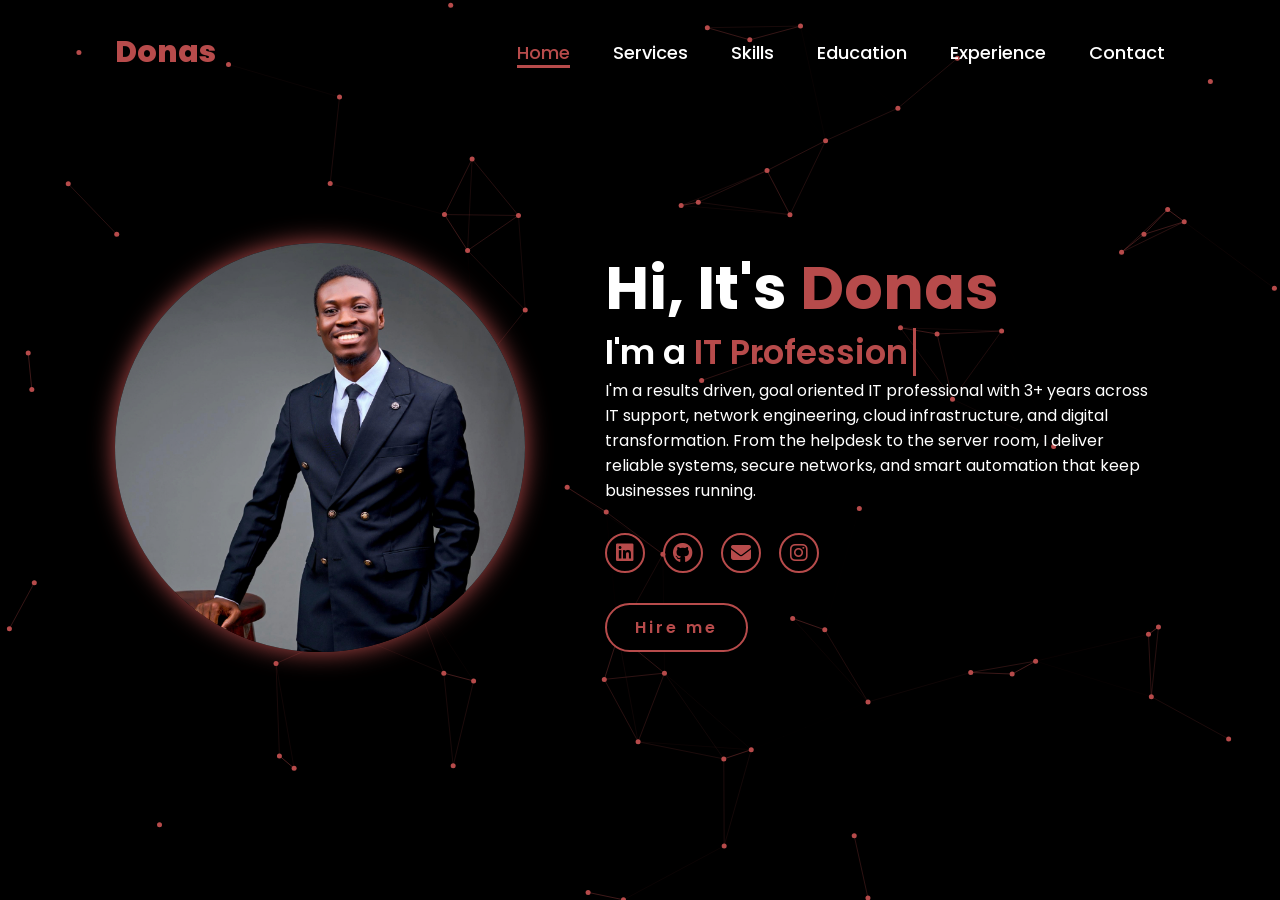
<file: index.html>
<!DOCTYPE html>
<html lang="en">
    
<head>
    <meta charset="UTF-8">
    <meta name="viewport" content="width=device-width, initial-scale=1.0">
    <meta name="author" content="Donas Dominion">
    <meta name="description content="My Portfolio Website with HTML,CSS & Javascript">
    <link rel="stylesheet" href="https://cdnjs.cloudflare.com/ajax/libs/font-awesome/6.5.2/css/all.min.css">
    <link rel="stylesheet" href="css/styles.css">
    <title>Donas Portfolio</title>
    <link rel="icon" href="img/hero.jpg" type="image/x-icon">
</head>
<body>
    <canvas id="particle-canvas"></canvas>
    <header>
        <a href="#" class="logo">Donas</a>
        <button class="menu-toggle" id="menuToggle" aria-label="Menu">
            <i class="fa-solid fa-bars"></i>
        </button>

        <nav id="mainNav">
            <a href="#" class="active"> Home</a>
            <a href="services.html">Services</a>
            <a href="skills.html">Skills</a>
            <a href="education.html">Education</a>
            <a href="experience.html">Experience</a>
            <a href="contact.html">Contact</a>
        </nav>
    </header>
    <section class="home">
        <div class="home-img">
            <img src="img/donas-img.jpg" alt="">
        </div>
        <div class="home-content">
            <h1>Hi, It's <span>Donas</span></h1>
            <h2 class="typing-text">I'm a <span class="typing"></span></h2>
            <p> I'm a results driven,  goal oriented IT professional with 3+ years across IT support,
                network engineering, cloud infrastructure, and digital transformation.
                From the helpdesk to the server room, I deliver reliable systems,
                secure networks, and smart automation that keep businesses running.</p>
            <div class="social-icons">
                <a href="https://linkedin.com/in/dominion-donas-802b39196" target="_blank"><i class="fa-brands fa-linkedin"></i></a>
                <a href="https://github.com/Donasub" target="_blank"><i class="fa-brands fa-github"></i></a>
                <a href="mailto:donasdominion@gmail.com" target="_blank"><i class="fa-solid fa-envelope"></i></a>
                <a href="https://www.instagram.com/dominiondonas/" target="_blank"><i class="fa-brands fa-instagram"></i></a>
            </div>
            <a href="contact.html" class="btn">Hire me</a>
        </div>
    </section>
    
<!-- JAVASCRIPT -->
    <script>
        const typingText = document.querySelector('.typing');
        const words = [
            'IT Professional',
            'Web Developer',
            'Network Engineer',
            'Cloud Engineer',
            'Cybersecurity Analyst'
        ];

        let wordIndex = 0;
        let charIndex = 0;
        let isDeleting = false;
        let typingDelay = 100;
        let erasingDelay = 50;
        let newWordDelay = 2000;

        function typeEffect() {
            const currentWord = words[wordIndex];
            
            if (isDeleting) {
                typingText.textContent = currentWord.substring(0, charIndex - 1);
                charIndex--;
            } else {
                typingText.textContent = currentWord.substring(0, charIndex + 1);
                charIndex++;
            }

            let delay = isDeleting ? erasingDelay : typingDelay;

            if (!isDeleting && charIndex === currentWord.length) {
                delay = newWordDelay;
                isDeleting = true;
            } else if (isDeleting && charIndex === 0) {
                isDeleting = false;
                wordIndex = (wordIndex + 1) % words.length;
                delay = 500;
            }

            setTimeout(typeEffect, delay);
        }

        document.addEventListener('DOMContentLoaded', typeEffect);
    </script>
    <script src="js/particles.js"></script>
    <script src="js/menu.js"></script> 
</body>
</html>
</file>
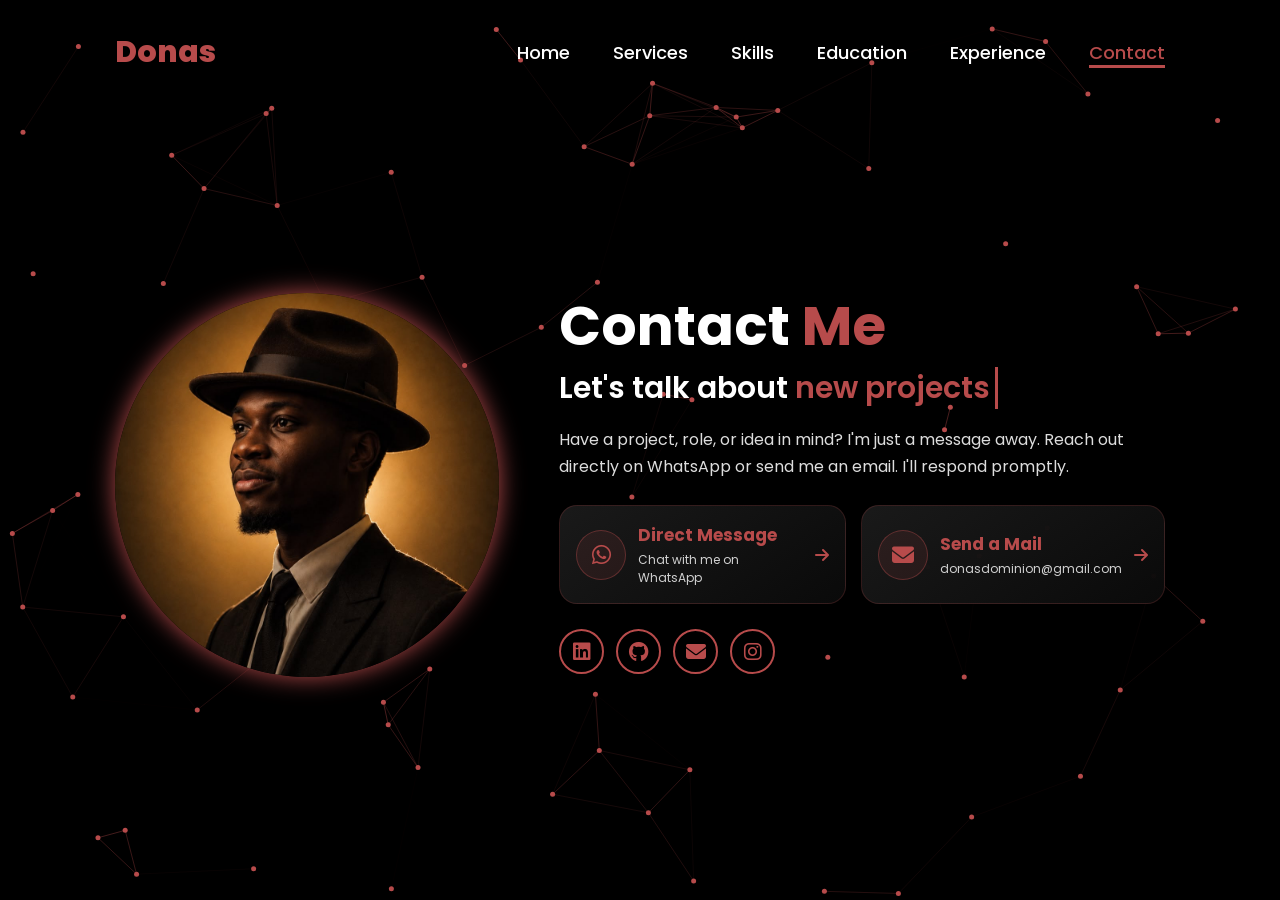
<file: contact.html>
<!DOCTYPE html>
<html lang="en">
<head>
    <meta charset="UTF-8">
    <meta name="viewport" content="width=device-width, initial-scale=1.0">
    <link rel="stylesheet" href="https://cdnjs.cloudflare.com/ajax/libs/font-awesome/6.5.2/css/all.min.css">
    <link rel="stylesheet" href="css/styles.css">
    <title>Contact</title>
</head>
<body>
    <canvas id="particle-canvas"></canvas>
    <header>
        <a href="index.html" class="logo">Donas</a>
         <button class="menu-toggle" id="menuToggle" aria-label="Menu">
            <i class="fa-solid fa-bars"></i>
        </button>
        <nav id="mainNav">
            <a href="index.html">Home</a>
            <a href="services.html">Services</a>
            <a href="skills.html">Skills</a>
            <a href="education.html">Education</a>
            <a href="experience.html">Experience</a>
            <a href="contact.html" class="active">Contact</a>
        </nav>
    </header>

    <section class="contact-page">
        <div class="contact-img">
            <img src="img/hero.jpeg" alt="Donas">
        </div>

        <div class="contact-content">
            <h1>Contact <span>Me</span></h1>

            <div class="contact-typing">
                Let's talk about <span class="typing"></span>
            </div>

            <p class="contact-desc">
                Have a project, role, or idea in mind? I'm just a message away.
                Reach out directly on WhatsApp or send me an email. I'll respond promptly.
            </p>

            <div class="contact-cards">
                <a href="https://wa.me/2349061722497" target="_blank" class="contact-card">
                    <div class="contact-icon whatsapp">
                        <i class="fa-brands fa-whatsapp"></i>
                    </div>
                    <div class="contact-info">
                        <h3 class="dm">Direct Message</h3>
                        <p>Chat with me on WhatsApp</p>
                    </div>
                    <i class="fa-solid fa-arrow-right arrow"></i>
                </a>

                <a href="mailto:donasdominion@gmail.com" class="contact-card">
                    <div class="contact-icon mail">
                        <i class="fa-solid fa-envelope"></i>
                    </div>
                    <div class="contact-info">
                        <h3 class="dm">Send a Mail</h3>
                        <p>donasdominion@gmail.com</p>
                    </div>
                    <i class="fa-solid fa-arrow-right arrow"></i>
                </a>
            </div>

            <div class="social-icons contact-social">
                <a href="https://linkedin.com/in/dominion-donas-802b39196" target="_blank"><i class="fa-brands fa-linkedin"></i></a>
                <a href="https://github.com/Donasub" target="_blank"><i class="fa-brands fa-github"></i></a>
                <a href="mailto:donasdominion@gmail.com" target="_blank"><i class="fa-solid fa-envelope"></i></a>
                <a href="https://www.instagram.com/dominiondonas/" target="_blank"><i class="fa-brands fa-instagram"></i></a>
            </div>
        </div>
    </section>

    <script>
        const typingText = document.querySelector(".typing");
        const words = ["new projects", "opportunities", "collaboration", "your ideas"];
        let wi = 0, ci = 0, del = false;

        function type() {
            const w = words[wi];
            typingText.textContent = del ? w.substring(0, ci - 1) : w.substring(0, ci + 1);
            ci += del ? -1 : 1;
            let d = del ? 50 : 100;
            if (!del && ci === w.length) { d = 1300; del = true; }
            else if (del && ci === 0) { del = false; wi = (wi + 1) % words.length; d = 400; }
            setTimeout(type, d);
        }
        type();
    </script>
    <script src="js/particles.js"></script>
    <script src="js/menu.js"></script> 
</body>
</html>
</file>
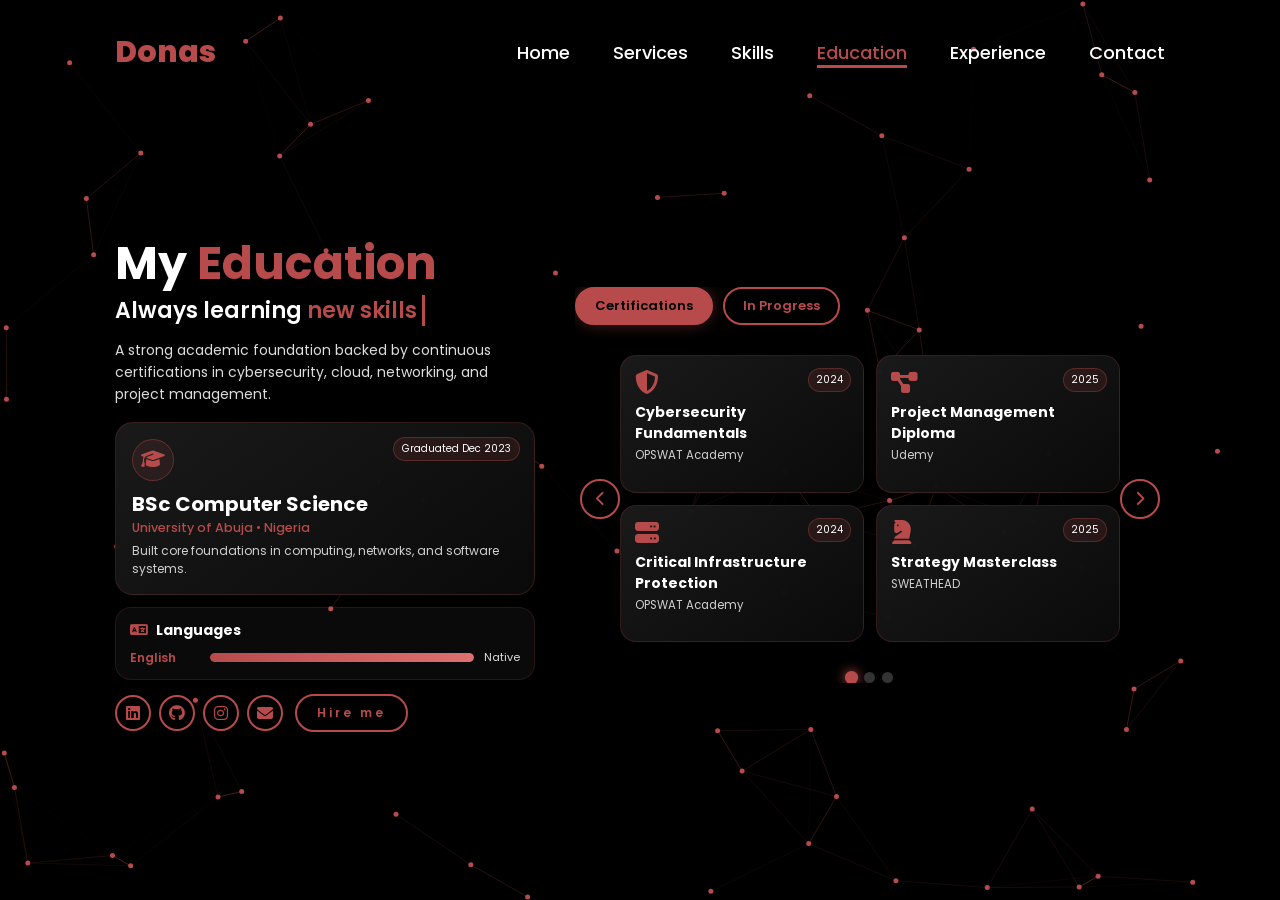
<file: education.html>
<!DOCTYPE html>
<html lang="en">
<head>
    <meta charset="UTF-8">
    <meta name="viewport" content="width=device-width, initial-scale=1.0">
    <link rel="stylesheet" href="https://cdnjs.cloudflare.com/ajax/libs/font-awesome/6.5.2/css/all.min.css">
    <link rel="stylesheet" href="css/styles.css">
    <title>Education</title>
</head>
<body>
    <canvas id="particle-canvas"></canvas>
    <header>
        <a href="index.html" class="logo">Donas</a>
         <button class="menu-toggle" id="menuToggle" aria-label="Menu">
            <i class="fa-solid fa-bars"></i>
        </button>
        <nav id="mainNav">
            <a href="index.html">Home</a>
            <a href="services.html">Services</a>
            <a href="skills.html">Skills</a>
            <a href="education.html" class="active">Education</a>
            <a href="experience.html">Experience</a>
            <a href="#">Contact</a>
        </nav>
    </header>

    <section class="edu-page">
        <!-- LEFT -->
        <div class="edu-left">
            <h1>My <span>Education</span></h1>
            <div class="edu-typing">Always learning <span class="typing"></span></div>

            <p class="edu-desc">
                A strong academic foundation backed by continuous certifications in
                cybersecurity, cloud, networking, and project management.
            </p>

            <!-- Degree Card -->
            <div class="degree-card">
                <div class="degree-icon"><i class="fa-solid fa-graduation-cap"></i></div>
                <span class="degree-date">Graduated Dec 2023</span>
                <h2>BSc Computer Science</h2>
                <h4>University of Abuja • Nigeria</h4>
                <p>Built core foundations in computing, networks, and software systems.</p>
            </div>

            <!-- Languages -->
            <div class="languages-card">
                <h3><i class="fa-solid fa-language"></i> Languages</h3>
                <div class="lang-row">
                    <span class="lang-name">English</span>
                    <div class="lang-bar"><div class="lang-fill" style="width:100%"></div></div>
                    <span class="lang-level">Native</span>
                </div>
            </div>

            <div class="edu-actions">
                <div class="social-icons edu-social">
                    <a href="https://linkedin.com/in/dominion-donas-802b39196" target="_blank"><i class="fa-brands fa-linkedin"></i></a>
                    <a href="https://github.com/Donasub" target="_blank"><i class="fa-brands fa-github"></i></a>
                    <a href="https://www.instagram.com/dominiondonas/" target="_blank"><i class="fa-brands fa-instagram"></i></a>
                    <a href="mailto:donasdominion@gmail.com" target="_blank"><i class="fa-solid fa-envelope"></i></a>
                </div>
                <a href="contact.html" class="btn">Hire me</a>
            </div>
        </div>

        <!-- RIGHT -->
        <div class="edu-right">
            <div class="edu-tabs">
                <button class="etab-btn active" data-tab="certs">Certifications</button>
                <button class="etab-btn" data-tab="progress">In Progress</button>
            </div>

            <!-- CERTIFICATIONS SLIDER -->
            <div class="epanel active" id="certs">
                <div class="edu-slider">
                    <button class="edu-arrow prev"><i class="fa-solid fa-chevron-left"></i></button>

                    <div class="edu-viewport">
                        <div class="edu-track">

                            <!-- Slide 1 -->
                            <div class="edu-slide">
                                <div class="cert-card">
                                    <i class="fa-solid fa-shield-halved"></i>
                                    <h3>Cybersecurity Fundamentals</h3>
                                    <p>OPSWAT Academy</p>
                                    <span class="year">2024</span>
                                </div>
                                <div class="cert-card">
                                    <i class="fa-solid fa-diagram-project"></i>
                                    <h3>Project Management Diploma</h3>
                                    <p>Udemy</p>
                                    <span class="year">2025</span>
                                </div>
                                <div class="cert-card">
                                    <i class="fa-solid fa-server"></i>
                                    <h3>Critical Infrastructure Protection</h3>
                                    <p>OPSWAT Academy</p>
                                    <span class="year">2024</span>
                                </div>
                                <div class="cert-card">
                                    <i class="fa-solid fa-chess-knight"></i>
                                    <h3>Strategy Masterclass</h3>
                                    <p>SWEATHEAD</p>
                                    <span class="year">2025</span>
                                </div>
                            </div>

                            <!-- Slide 2 -->
                            <div class="edu-slide">
                                <div class="cert-card">
                                    <i class="fa-solid fa-cloud"></i>
                                    <h3>Intro to Cloud Security</h3>
                                    <p>Simplilearn</p>
                                    <span class="year">2025</span>
                                </div>
                                <div class="cert-card">
                                    <i class="fa-solid fa-globe"></i>
                                    <h3>International Leadership</h3>
                                    <p>La Plage Metaverse</p>
                                    <span class="year">2024</span>
                                </div>
                                <div class="cert-card">
                                    <i class="fa-solid fa-network-wired"></i>
                                    <h3>Intro to Computer Networking</h3>
                                    <p>Simplilearn</p>
                                    <span class="year">2025</span>
                                </div>
                                <div class="cert-card">
                                    <i class="fa-solid fa-code"></i>
                                    <h3>Web Design & Development</h3>
                                    <p>Bizmarrow Technologies</p>
                                    <span class="year">2019</span>
                                </div>
                            </div>

                            <!-- Slide 3 -->
                            <div class="edu-slide">
                                <div class="cert-card">
                                    <i class="fa-solid fa-brain"></i>
                                    <h3>Intro to Neural Networks</h3>
                                    <p>Simplilearn</p>
                                    <span class="year">2025</span>
                                </div>
                                <div class="cert-card">
                                    <i class="fa-solid fa-cloud-arrow-up"></i>
                                    <h3>Cloud Strategy Professional</h3>
                                    <p>LinkedIn</p>
                                    <span class="year">2026</span>
                                </div>
                                <div class="cert-card">
                                    <i class="fa-brands fa-linkedin"></i>
                                    <h3>Cloud Strategy Professional Certificate</h3>
                                    <p>LinkedIn Learning</p>
                                    <span class="year">2026</span>
                                </div>
                                <div class="cert-card">
                                    <i class="fa-solid fa-server"></i>
                                    <h3>IT Infrastructure Fundamentals</h3>
                                    <p>Network & Server Administration</p>
                                    <span class="year">2025</span>
                                </div>
                            </div>

                        </div>
                    </div>

                    <button class="edu-arrow next"><i class="fa-solid fa-chevron-right"></i></button>
                </div>
            </div>

            <!-- IN PROGRESS -->
            <div class="epanel" id="progress">
                <div class="progress-wrap">
                    <h3 class="progress-title">Certifications In Progress</h3>

                    <div class="progress-cards">
                        <div class="progress-card">
                            <i class="fa-solid fa-screwdriver-wrench"></i>
                            <h4>CompTIA A+</h4>
                            <div class="prog-bar"><div class="prog-fill" style="width:60%"></div></div>
                            <span>In Progress</span>
                        </div>

                        <div class="progress-card">
                            <i class="fa-solid fa-network-wired"></i>
                            <h4>CompTIA Network+</h4>
                            <div class="prog-bar"><div class="prog-fill" style="width:45%"></div></div>
                            <span>In Progress</span>
                        </div>

                        <div class="progress-card">
                            <i class="fa-brands fa-microsoft"></i>
                            <h4>Azure Admin (AZ-104)</h4>
                            <div class="prog-bar"><div class="prog-fill" style="width:40%"></div></div>
                            <span>In Progress</span>
                        </div>
                    </div>
                </div>
            </div>

            <div class="edu-dots"></div>
        </div>
    </section>

    <script>
        // Typing
        const typingText = document.querySelector(".typing");
        const words = ["new skills", "smart solutions", "emerging tech", "Security innovations "];
        let wi = 0, ci = 0, del = false, t;
        function type() {
            const w = words[wi];
            typingText.textContent = del ? w.substring(0, ci - 1) : w.substring(0, ci + 1);
            ci += del ? -1 : 1;
            let d = del ? 50 : 100;
            if (!del && ci === w.length) { d = 1200; del = true; }
            else if (del && ci === 0) { del = false; wi = (wi + 1) % words.length; d = 400; }
            t = setTimeout(type, d);
        }
        type();

        // Tabs
        const tabBtns = document.querySelectorAll(".etab-btn");
        const panels = document.querySelectorAll(".epanel");
        tabBtns.forEach(btn => {
            btn.addEventListener("click", () => {
                tabBtns.forEach(b => b.classList.remove("active"));
                panels.forEach(p => p.classList.remove("active"));
                btn.classList.add("active");
                document.getElementById(btn.dataset.tab).classList.add("active");
                initDots();
            });
        });

        // Slider
        const dotsWrap = document.querySelector(".edu-dots");

        function renderDots(count, active, panel) {
            if (!panel.classList.contains("active")) return;
            dotsWrap.innerHTML = "";
            for (let i = 0; i < count; i++) {
                const dot = document.createElement("span");
                dot.className = "edot" + (i === active ? " active" : "");
                dot.addEventListener("click", () => panel._goTo(i));
                dotsWrap.appendChild(dot);
            }
        }

        function setupSlider(panel) {
            const track = panel.querySelector(".edu-track");
            const slides = panel.querySelectorAll(".edu-slide");
            const prev = panel.querySelector(".prev");
            const next = panel.querySelector(".next");

            if (!track || slides.length === 0) {
                panel._count = 0;
                panel._index = () => 0;
                return;
            }

            let index = 0;
            function update() {
                track.style.transform = `translateX(-${index * 100}%)`;
                renderDots(slides.length, index, panel);
            }
            prev.addEventListener("click", () => {
                index = (index - 1 + slides.length) % slides.length; update();
            });
            next.addEventListener("click", () => {
                index = (index + 1) % slides.length; update();
            });

            panel._goTo = i => { index = i; update(); };
            panel._count = slides.length;
            panel._index = () => index;
            update();
        }

        function initDots() {
            const active = document.querySelector(".epanel.active");
            if (active._count > 0) {
                renderDots(active._count, active._index(), active);
            } else {
                dotsWrap.innerHTML = "";
            }
        }

        panels.forEach(setupSlider);
        initDots();
    </script>
    <script src="js/particles.js"></script>
    <script src="js/menu.js"></script> 
</body>
</html>
</file>
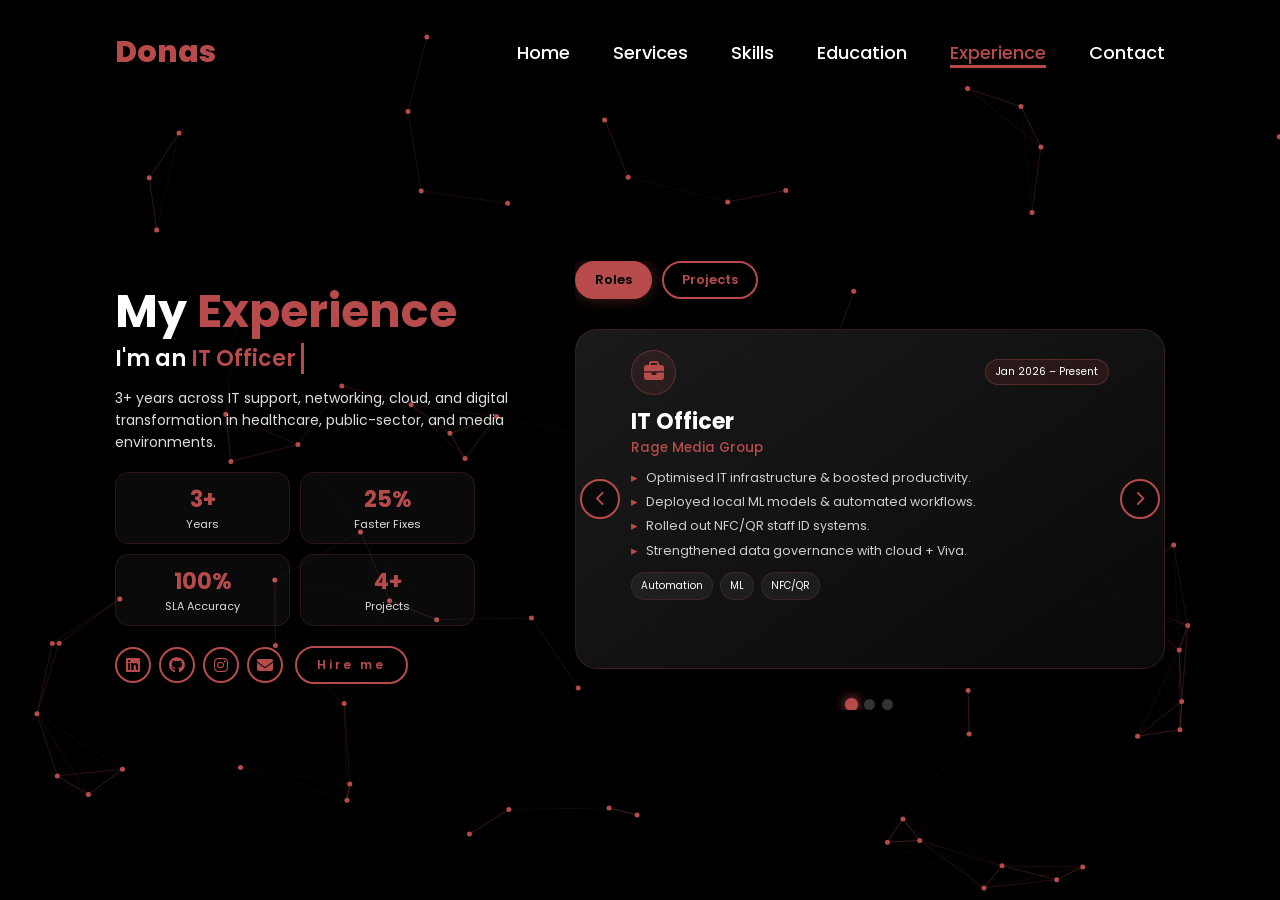
<file: experience.html>
<!DOCTYPE html>
<html lang="en">
<head>
    <meta charset="UTF-8">
    <meta name="viewport" content="width=device-width, initial-scale=1.0">
    <link rel="stylesheet" href="https://cdnjs.cloudflare.com/ajax/libs/font-awesome/6.5.2/css/all.min.css">
    <link rel="stylesheet" href="css/styles.css">
    <title>Experience</title>
</head>
<body>
    <canvas id="particle-canvas"></canvas>
    <header>
        <a href="index.html" class="logo">Donas</a>
         <button class="menu-toggle" id="menuToggle" aria-label="Menu">
            <i class="fa-solid fa-bars"></i>
        </button>
        <nav id="mainNav">
            <a href="index.html">Home</a>
            <a href="services.html">Services</a>
            <a href="skills.html">Skills</a>
            <a href="education.html">Education</a>
            <a href="experience.html" class="active">Experience</a>
            <a href="contact.html">Contact</a>
        </nav>
    </header>

    <section class="exp-page">
        <!-- LEFT: Info + Stats + Actions -->
        <div class="exp-left">
            <h1>My <span>Experience</span></h1>
            <div class="exp-typing">I'm an <span class="typing"></span></div>

            <p class="exp-desc">
                3+ years across IT support, networking, cloud, and digital transformation
                in healthcare, public-sector, and media environments.
            </p>

            <div class="exp-stats">
                <div class="exp-stat"><h3>3+</h3><p>Years</p></div>
                <div class="exp-stat"><h3>25%</h3><p>Faster Fixes</p></div>
                <div class="exp-stat"><h3>100%</h3><p>SLA Accuracy</p></div>
                <div class="exp-stat"><h3>4+</h3><p>Projects</p></div>
            </div>

            <div class="exp-actions">
                <div class="social-icons exp-social">
                    <a href="https://linkedin.com/in/dominion-donas-802b39196" target="_blank"><i class="fa-brands fa-linkedin"></i></a>
                    <a href="https://github.com/Donasub" target="_blank"><i class="fa-brands fa-github"></i></a>
                    <a href="https://www.instagram.com/dominiondonas/" target="_blank"><i class="fa-brands fa-instagram"></i></a>
                    <a href="mailto:donasdominion@gmail.com" target="_blank"><i class="fa-solid fa-envelope"></i></a>
                </div>
                <a href="contact.html" class="btn">Hire me</a>
            </div>
        </div>

        <!-- RIGHT: Sliders -->
        <div class="exp-right">
            <!-- Tabs -->
            <div class="exp-tabs">
                <button class="tab-btn active" data-tab="jobs">Roles</button>
                <button class="tab-btn" data-tab="projects">Projects</button>
            </div>

            <!-- JOBS SLIDER -->
            <div class="slider-panel active" id="jobs">
                <div class="exp-slider">
                    <button class="exp-arrow prev"><i class="fa-solid fa-chevron-left"></i></button>

                    <div class="exp-viewport">
                        <div class="exp-track">
                            <div class="exp-card">
                                <div class="card-top">
                                    <div class="card-icon"><i class="fa-solid fa-briefcase"></i></div>
                                    <span class="card-date">Jan 2026 – Present</span>
                                </div>
                                <h2>IT Officer</h2>
                                <h4>Rage Media Group</h4>
                                <ul>
                                    <li>Optimised IT infrastructure & boosted productivity.</li>
                                    <li>Deployed local ML models & automated workflows.</li>
                                    <li>Rolled out NFC/QR staff ID systems.</li>
                                    <li>Strengthened data governance with cloud + Viva.</li>
                                </ul>
                                <div class="card-tags">
                                    <span>Automation</span><span>ML</span><span>NFC/QR</span>
                                </div>
                            </div>

                            <div class="exp-card">
                                <div class="card-top">
                                    <div class="card-icon"><i class="fa-solid fa-headset"></i></div>
                                    <span class="card-date">Mar 2024 – Dec 2025</span>
                                </div>
                                <h2>IT Support Engineer</h2>
                                <h4>Innovastra (Healthcare)</h4>
                                <ul>
                                    <li>15% service improvement via DNS/DHCP fixes.</li>
                                    <li>Tier 1–2 support across multiple hospitals.</li>
                                    <li>Managed AD accounts, GPOs & access control.</li>
                                    <li>100% SLA accuracy using Jira & ITIL.</li>
                                </ul>
                                <div class="card-tags">
                                    <span>Tier 1 & 2</span><span>AD</span><span>Jira/ITIL</span>
                                </div>
                            </div>

                            <div class="exp-card">
                                <div class="card-top">
                                    <div class="card-icon"><i class="fa-solid fa-network-wired"></i></div>
                                    <span class="card-date">May 2021 – Apr 2022</span>
                                </div>
                                <h2>Network Engineer</h2>
                                <h4>Citizenship & Leadership Centre</h4>
                                <ul>
                                    <li>10% network performance gain (LAN/WAN).</li>
                                    <li>5% downtime reduction via monitoring.</li>
                                    <li>Configured routers, switches & firewalls.</li>
                                    <li>Secured DNS traffic & access controls.</li>
                                </ul>
                                <div class="card-tags">
                                    <span>LAN/WAN</span><span>TCP/IP</span><span>Firewalls</span>
                                </div>
                            </div>
                        </div>
                    </div>

                    <button class="exp-arrow next"><i class="fa-solid fa-chevron-right"></i></button>
                </div>
            </div>

            <!-- PROJECTS SLIDER -->
            <div class="slider-panel" id="projects">
                <div class="exp-slider">
                    <button class="exp-arrow prev"><i class="fa-solid fa-chevron-left"></i></button>

                    <div class="exp-viewport">
                        <div class="exp-track">
                            <div class="exp-card">
                                <div class="card-top">
                                    <div class="card-icon"><i class="fa-solid fa-hospital"></i></div>
                                    <span class="card-date">Aug 2025</span>
                                </div>
                                <h2>EHR Network Deployment</h2>
                                <h4>Federal Staff Hospital</h4>
                                <p class="card-text">
                                    Hospital-wide internet using Starlink + MikroTik bandwidth
                                    management for EHR systems across multiple floors.
                                </p>
                                <div class="card-tags">
                                    <span>Starlink</span><span>MikroTik</span><span>EHR</span>
                                </div>
                            </div>

                            <div class="exp-card">
                                <div class="card-top">
                                    <div class="card-icon"><i class="fa-solid fa-laptop-medical"></i></div>
                                    <span class="card-date">Mar 2025</span>
                                </div>
                                <h2>Remote IT Support</h2>
                                <h4>Nanya General Hospital</h4>
                                <p class="card-text">
                                    25% faster resolution with a secure TeamViewer remote
                                    support workflow across hospital sites.
                                </p>
                                <div class="card-tags">
                                    <span>TeamViewer</span><span>Remote</span><span>Support</span>
                                </div>
                            </div>

                            <div class="exp-card">
                                <div class="card-top">
                                    <div class="card-icon"><i class="fa-solid fa-wifi"></i></div>
                                    <span class="card-date">Jan 2024</span>
                                </div>
                                <h2>Wi-Fi Optimisation</h2>
                                <h4>Karu General Hospital</h4>
                                <p class="card-text">
                                    Diagnosed coverage failures & deployed access points for
                                    full coverage across all consulting rooms.
                                </p>
                                <div class="card-tags">
                                    <span>Wi-Fi</span><span>Access Points</span><span>Coverage</span>
                                </div>
                            </div>

                            <div class="exp-card">
                                <div class="card-top">
                                    <div class="card-icon"><i class="fa-solid fa-robot"></i></div>
                                    <span class="card-date">Jan 2026</span>
                                </div>
                                <h2>Digital Automation</h2>
                                <h4>Rage Media Group</h4>
                                <p class="card-text">
                                    Built staff directory, automated tasks, deployed ML models
                                    locally & launched NFC/QR ID systems.
                                </p>
                                <div class="card-tags">
                                    <span>Automation</span><span>ML</span><span>NFC/QR</span>
                                </div>
                            </div>
                        </div>
                    </div>

                    <button class="exp-arrow next"><i class="fa-solid fa-chevron-right"></i></button>
                </div>
            </div>

            <div class="slider-dots"></div>
        </div>
    </section>

    <script>
        // Typing
        const typingText = document.querySelector(".typing");
        const words = ["IT Officer", "Support Engineer", "Network Engineer", "Cloud Enthusiast"];
        let wi = 0, ci = 0, del = false, t;

        function type() {
            const w = words[wi];
            typingText.textContent = del ? w.substring(0, ci - 1) : w.substring(0, ci + 1);
            ci += del ? -1 : 1;
            let d = del ? 50 : 100;
            if (!del && ci === w.length) { d = 1300; del = true; }
            else if (del && ci === 0) { del = false; wi = (wi + 1) % words.length; d = 400; }
            t = setTimeout(type, d);
        }
        type();

        // Tabs
        const tabBtns = document.querySelectorAll(".tab-btn");
        const panels = document.querySelectorAll(".slider-panel");

        tabBtns.forEach(btn => {
            btn.addEventListener("click", () => {
                tabBtns.forEach(b => b.classList.remove("active"));
                panels.forEach(p => p.classList.remove("active"));
                btn.classList.add("active");
                document.getElementById(btn.dataset.tab).classList.add("active");
                initDots();
            });
        });

        // Sliders (each panel has its own)
        function setupSlider(panel) {
            const track = panel.querySelector(".exp-track");
            const slides = panel.querySelectorAll(".exp-card");
            const prev = panel.querySelector(".prev");
            const next = panel.querySelector(".next");
            let index = 0;

            function update() {
                track.style.transform = `translateX(-${index * 100}%)`;
                renderDots(slides.length, index, panel);
            }

            prev.addEventListener("click", () => {
                index = (index - 1 + slides.length) % slides.length;
                update();
            });
            next.addEventListener("click", () => {
                index = (index + 1) % slides.length;
                update();
            });

            panel._goTo = i => { index = i; update(); };
            panel._count = slides.length;
            panel._index = () => index;
            update();
        }

        const dotsWrap = document.querySelector(".slider-dots");

        function renderDots(count, active, panel) {
            if (!panel.classList.contains("active")) return;
            dotsWrap.innerHTML = "";
            for (let i = 0; i < count; i++) {
                const dot = document.createElement("span");
                dot.className = "dot" + (i === active ? " active" : "");
                dot.addEventListener("click", () => panel._goTo(i));
                dotsWrap.appendChild(dot);
            }
        }

        function initDots() {
            const active = document.querySelector(".slider-panel.active");
            renderDots(active._count, active._index(), active);
        }

        panels.forEach(setupSlider);
        initDots();
    </script>
    <script src="js/particles.js"></script>
    <script src="js/menu.js"></script> 
</body>
</html>
</file>
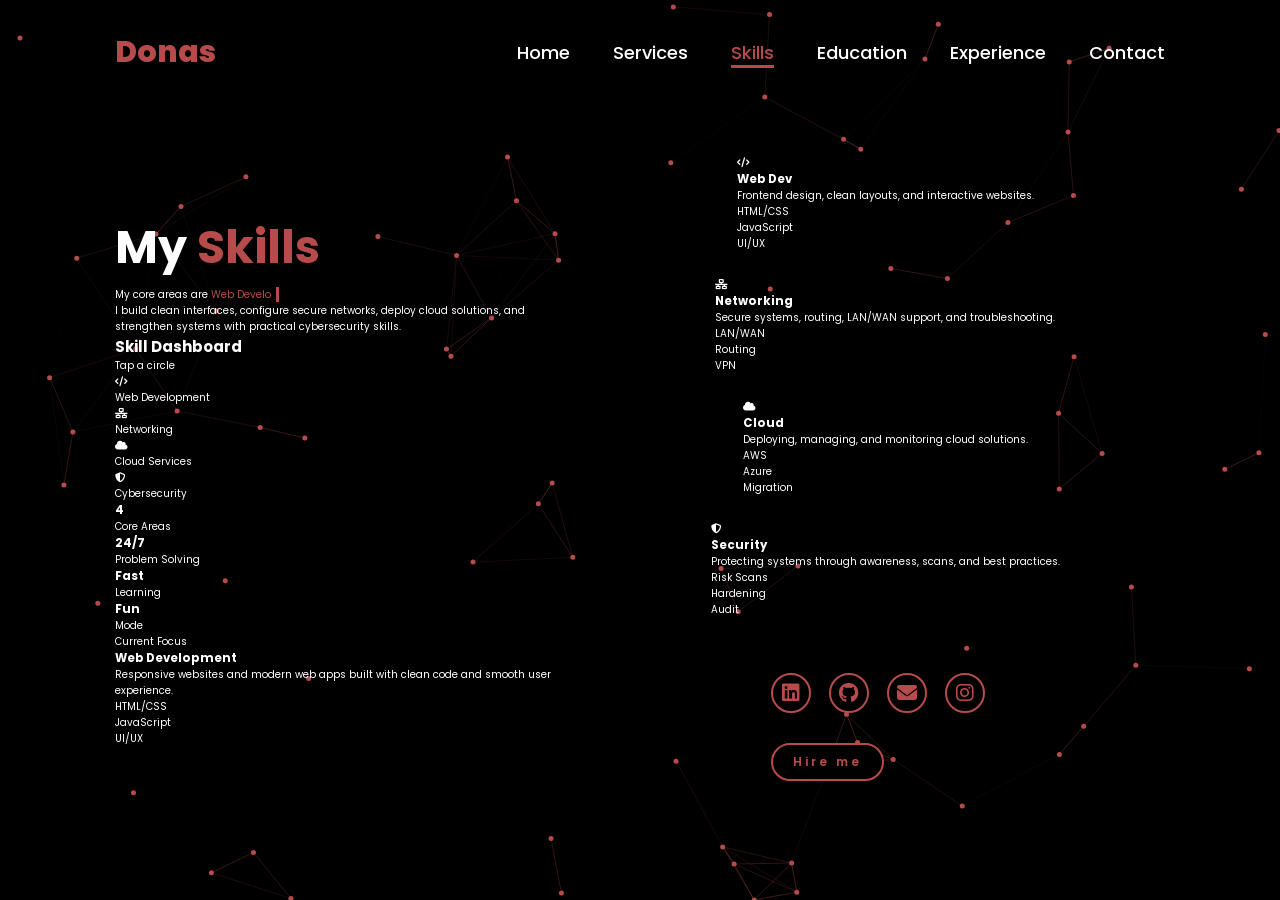
<file: option.html>
<!DOCTYPE html>
<html lang="en">
<head>
    <meta charset="UTF-8">
    <meta name="viewport" content="width=device-width, initial-scale=1.0">
    <link rel="stylesheet" href="https://cdnjs.cloudflare.com/ajax/libs/font-awesome/6.5.2/css/all.min.css">
    <link rel="stylesheet" href="css/styles.css">
    <title>Skills</title>
</head>
<body>
    <canvas id="particle-canvas"></canvas>
    <header>
        <a href="index.html" class="logo">Donas</a>
         <button class="menu-toggle" id="menuToggle" aria-label="Menu">
            <i class="fa-solid fa-bars"></i>
        </button>

        <nav id="mainNav">
            <a href="index.html">Home</a>
            <a href="services.html">Services</a>
            <a href="skills.html" class="active">Skills</a>
            <a href="education.html">Education</a>
            <a href="experience.html">Experience</a>
            <a href="contact.html">Contact</a>
        </nav>
    </header>

    <section class="skills-page">
        <div class="skills-left">
            <h1>My <span>Skills</span></h1>

            <div class="core-typing">
                My core areas are <span class="typing"></span>
            </div>

            <p class="skills-desc">
                I build clean interfaces, configure secure networks, deploy cloud solutions,
                and strengthen systems with practical cybersecurity skills.
            </p>

            <div class="skills-dashboard">
                <div class="dashboard-top">
                    <h2>Skill Dashboard</h2>
                    <div class="dashboard-chip">Tap a circle</div>
                </div>

                <div class="area-list">
                    <div class="area-item active" data-index="0">
                        <i class="fa-solid fa-code"></i>
                        <div>Web Development</div>
                    </div>

                    <div class="area-item" data-index="1">
                        <i class="fa-solid fa-network-wired"></i>
                        <div>Networking</div>
                    </div>

                    <div class="area-item" data-index="2">
                        <i class="fa-solid fa-cloud"></i>
                        <div>Cloud Services</div>
                    </div>

                    <div class="area-item" data-index="3">
                        <i class="fa-solid fa-shield-halved"></i>
                        <div>Cybersecurity</div>
                    </div>
                </div>

                <div class="stats-grid">
                    <div class="mini-stat">
                        <h3>4</h3>
                        <p>Core Areas</p>
                    </div>

                    <div class="mini-stat">
                        <h3>24/7</h3>
                        <p>Problem Solving</p>
                    </div>

                    <div class="mini-stat">
                        <h3>Fast</h3>
                        <p>Learning</p>
                    </div>

                    <div class="mini-stat">
                        <h3>Fun</h3>
                        <p>Mode</p>
                    </div>
                </div>

                <div class="focus-panel">
                    <div class="focus-label">Current Focus</div>
                    <h3 id="focusTitle">Web Development</h3>
                    <p id="focusText">
                        Responsive websites and modern web apps built with clean code and smooth user experience.
                    </p>
                    <div class="focus-tags" id="focusTags"></div>
                </div>
            </div>
        </div>

        <div class="skills-right">
            <article class="skill-circle active" data-index="0">
                <div class="circle-content">
                    <div class="circle-icon">
                        <i class="fa-solid fa-code"></i>
                    </div>
                    <h3>Web Dev</h3>
                    <p>Frontend design, clean layouts, and interactive websites.</p>
                    <div class="mini-tags">
                        <div class="tag">HTML/CSS</div>
                        <div class="tag">JavaScript</div>
                        <div class="tag">UI/UX</div>
                    </div>
                </div>
            </article>

            <article class="skill-circle" data-index="1">
                <div class="circle-content">
                    <div class="circle-icon">
                        <i class="fa-solid fa-network-wired"></i>
                    </div>
                    <h3>Networking</h3>
                    <p>Secure systems, routing, LAN/WAN support, and troubleshooting.</p>
                    <div class="mini-tags">
                        <div class="tag">LAN/WAN</div>
                        <div class="tag">Routing</div>
                        <div class="tag">VPN</div>
                    </div>
                </div>
            </article>

            <article class="skill-circle" data-index="2">
                <div class="circle-content">
                    <div class="circle-icon">
                        <i class="fa-solid fa-cloud"></i>
                    </div>
                    <h3>Cloud</h3>
                    <p>Deploying, managing, and monitoring cloud solutions.</p>
                    <div class="mini-tags">
                        <div class="tag">AWS</div>
                        <div class="tag">Azure</div>
                        <div class="tag">Migration</div>
                    </div>
                </div>
            </article>

            <article class="skill-circle" data-index="3">
                <div class="circle-content">
                    <div class="circle-icon">
                        <i class="fa-solid fa-shield-halved"></i>
                    </div>
                    <h3>Security</h3>
                    <p>Protecting systems through awareness, scans, and best practices.</p>
                    <div class="mini-tags">
                        <div class="tag">Risk Scans</div>
                        <div class="tag">Hardening</div>
                        <div class="tag">Audit</div>
                    </div>
                </div>
            </article>
            <div class="skills-actions">
                <div class="social-icons skills-social">
                    <a href="https://linkedin.com/in/dominion-donas-802b39196" target="_blank"><i class="fa-brands fa-linkedin"></i></a>
                    <a href="https://github.com/Donasub" target="_blank"><i class="fa-brands fa-github"></i></a>
                    <a href="mailto:donasdominion@gmail.com" target="_blank"><i class="fa-solid fa-envelope"></i></a>
                    <a href="https://www.instagram.com/dominiondonas/" target="_blank"><i class="fa-brands fa-instagram"></i></a>
                </div>

    <a href="#" class="btn">Hire me</a>
</div>
        <div>
        
    </section>

    <script>
        const skillsData = [
            {
                title: "Web Development",
                desc: "Responsive websites and modern web apps built with clean code and smooth user experience.",
                tags: ["HTML/CSS", "JavaScript", "UI/UX"]
            },
            {
                title: "Networking",
                desc: "Secure systems, routing, LAN/WAN support, and troubleshooting for reliable connectivity.",
                tags: ["LAN/WAN", "Routing", "VPN"]
            },
            {
                title: "Cloud Services",
                desc: "Deploying, managing, and monitoring cloud solutions for flexibility and scalability.",
                tags: ["AWS", "Azure", "Migration"]
            },
            {
                title: "Cybersecurity",
                desc: "Protecting systems through threat awareness, security scans, hardening, and best practices.",
                tags: ["Risk Scans", "Hardening", "Audit"]
            }
        ];

        const typingText = document.querySelector(".typing");
        const areaItems = document.querySelectorAll(".area-item");
        const skillCards = document.querySelectorAll(".skill-circle");
        const focusTitle = document.getElementById("focusTitle");
        const focusText = document.getElementById("focusText");
        const focusTags = document.getElementById("focusTags");

        let currentIndex = 0;
        let charIndex = 0;
        let isDeleting = false;
        let timer;

        function updateDashboard(index) {
            areaItems.forEach((item, i) => {
                item.classList.toggle("active", i === index);
            });

            skillCards.forEach((card, i) => {
                card.classList.toggle("active", i === index);
            });

            focusTitle.textContent = skillsData[index].title;
            focusText.textContent = skillsData[index].desc;
            focusTags.innerHTML = skillsData[index].tags
                .map(tag => `<div class="focus-tag">${tag}</div>`)
                .join("");
        }

        function typeEffect() {
            const currentWord = skillsData[currentIndex].title;

            if (isDeleting) {
                typingText.textContent = currentWord.substring(0, charIndex - 1);
                charIndex--;
            } else {
                typingText.textContent = currentWord.substring(0, charIndex + 1);
                charIndex++;
            }

            let delay = isDeleting ? 50 : 100;

            if (!isDeleting && charIndex === currentWord.length) {
                delay = 1300;
                isDeleting = true;
            } else if (isDeleting && charIndex === 0) {
                isDeleting = false;
                currentIndex = (currentIndex + 1) % skillsData.length;
                updateDashboard(currentIndex);
                delay = 500;
            }

            timer = setTimeout(typeEffect, delay);
        }

        function startTyping(index) {
            clearTimeout(timer);

            if (typeof index === "number") {
                currentIndex = index;
            }

            charIndex = 0;
            isDeleting = false;
            typingText.textContent = "";
            updateDashboard(currentIndex);
            timer = setTimeout(typeEffect, 300);
        }

        areaItems.forEach(item => {
            item.addEventListener("click", () => {
                startTyping(Number(item.dataset.index));
            });
        });

        skillCards.forEach(card => {
            card.addEventListener("click", () => {
                startTyping(Number(card.dataset.index));
            });
        });

        document.addEventListener("DOMContentLoaded", () => {
            updateDashboard(0);
            startTyping(0);
        });
    </script>
    <script src="js/particles.js"></script>
    <script src="js/menu.js"></script> 
</body>
</html>
</file>
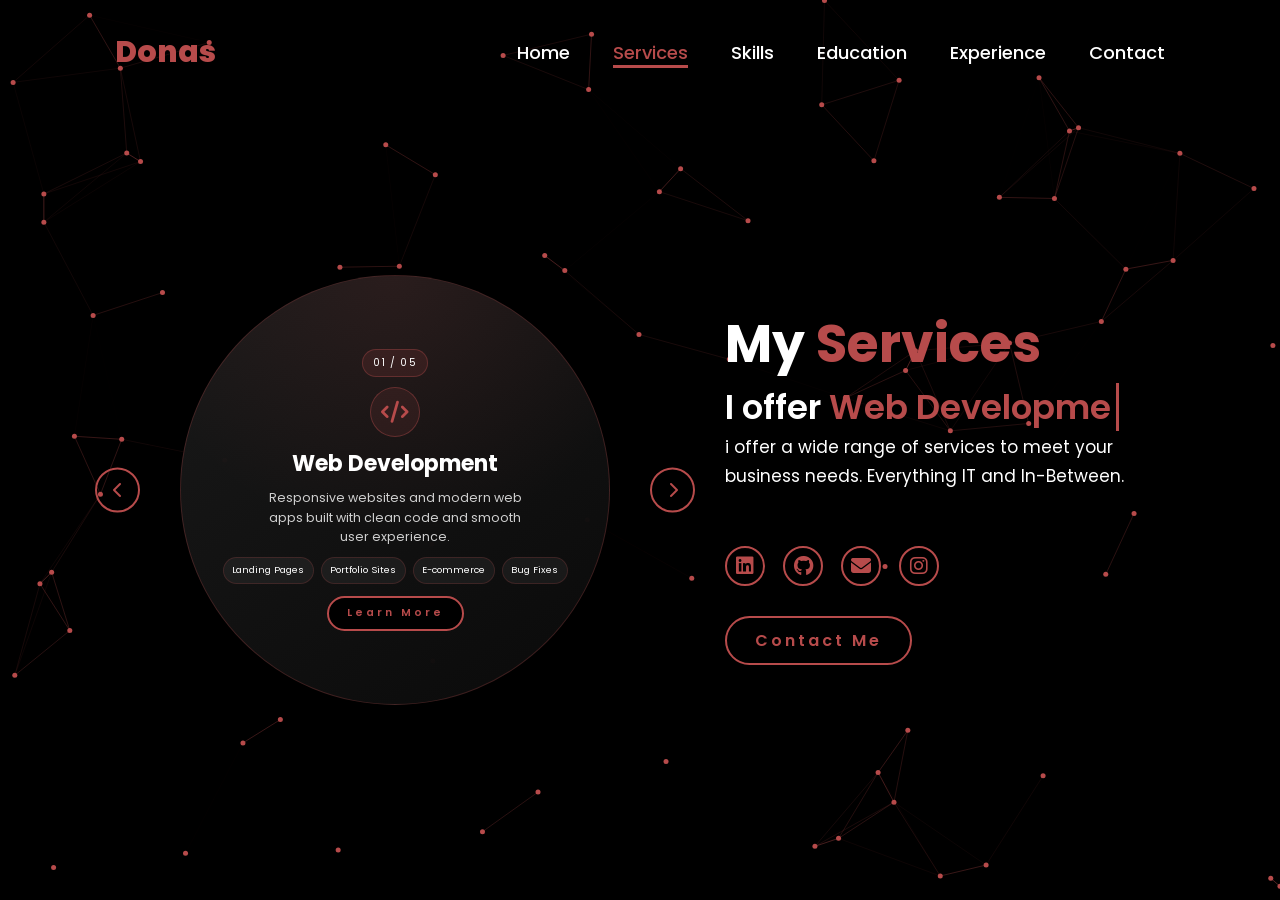
<file: services.html>
<!DOCTYPE html>
<html lang="en">
<head>
    <meta charset="UTF-8">
    <meta name="viewport" content="width=device-width, initial-scale=1.0">
    <link rel="stylesheet" href="https://cdnjs.cloudflare.com/ajax/libs/font-awesome/6.5.2/css/all.min.css">
    <link rel="stylesheet" href="css/styles.css">
    <title>Services</title>
</head>
<body>
    <canvas id="particle-canvas"></canvas>
    <header>
        <a href="index.html" class="logo">Donas</a>
         <button class="menu-toggle" id="menuToggle" aria-label="Menu">
            <i class="fa-solid fa-bars"></i>
        </button>

        <nav id="mainNav">
            <a href="index.html">Home</a>
            <a href="services.html" class="active">Services</a>
            <a href="skills.html">Skills</a>
            <a href="education.html">Education</a>
            <a href="experience.html">Experience</a>
            <a href="contact.html">Contact</a>
        </nav>
    </header>

    <section class="services-page">
        <div class="services-slider">
            <div class="slider-wrapper">
                <button class="slider-btn prev" type="button" aria-label="Previous service">
                    <i class="fa-solid fa-chevron-left"></i>
                </button>

                <div class="slider-viewport">
                    <div class="slider-track">
                        <div class="slider-card">
                            <div class="circle-card">
                                <span class="service-badge">01 / 05</span>
                                <div class="service-icon">
                                    <i class="fa-solid fa-code"></i>
                                </div>
                                <h3>Web Development</h3>
                                <p>Responsive websites and modern web apps built with clean code and smooth user experience.</p>

                                <div class="micro-services">
                                    <span>Landing Pages</span>
                                    <span>Portfolio Sites</span>
                                    <span>E-commerce</span>
                                    <span>Bug Fixes</span>
                                </div>

                                <a href="#" class="btn">Learn More</a>
                            </div>
                        </div>

                        <div class="slider-card">
                            <div class="circle-card">
                                <span class="service-badge">02 / 05</span>
                                <div class="service-icon">
                                    <i class="fa-solid fa-network-wired"></i>
                                </div>
                                <h3>Network Engineering</h3>
                                <p>Secure network setup, configuration, and troubleshooting for reliable business connectivity.</p>

                                <div class="micro-services">
                                    <span>LAN / WAN</span>
                                    <span>Router Config</span>
                                    <span>VPN Support</span>
                                    <span>Troubleshooting</span>
                                </div>

                                <a href="#" class="btn">Learn More</a>
                            </div>
                        </div>

                        <div class="slider-card">
                            <div class="circle-card">
                                <span class="service-badge">03 / 05</span>
                                <div class="service-icon">
                                    <i class="fa-solid fa-cloud"></i>
                                </div>
                                <h3>Cloud Solutions</h3>
                                <p>Cloud deployment, migration, and management on AWS, Azure, and Google Cloud platforms.</p>

                                <div class="micro-services">
                                    <span>AWS Deploy</span>
                                    <span>Azure Setup</span>
                                    <span>Migration</span>
                                    <span>Monitoring</span>
                                </div>

                                <a href="#" class="btn">Learn More</a>
                            </div>
                        </div>

                        <div class="slider-card">
                            <div class="circle-card">
                                <span class="service-badge">04 / 05</span>
                                <div class="service-icon">
                                    <i class="fa-solid fa-shield-halved"></i>
                                </div>
                                <h3>Cybersecurity</h3>
                                <p>Protecting systems and data through security checks, threat prevention, and best practices.</p>

                                <div class="micro-services">
                                    <span>Risk Scans</span>
                                    <span>Hardening</span>
                                    <span>Audit Reports</span>
                                    <span>Awareness</span>
                                </div>

                                <a href="#" class="btn">Learn More</a>
                            </div>
                        </div>

                        <div class="slider-card">
                            <div class="circle-card">
                                <span class="service-badge">05 / 05</span>
                                <div class="service-icon">
                                    <i class="fa-solid fa-server"></i>
                                </div>
                                <h3>IT Support</h3>
                                <p>Fast technical support for hardware, software, and day-to-day IT issues.</p>

                                <div class="micro-services">
                                    <span>Helpdesk</span>
                                    <span>Device Setup</span>
                                    <span>Software Install</span>
                                    <span>Remote Support</span>
                                </div>

                                <a href="#" class="btn">Learn More</a>
                            </div>
                        </div>
                    </div>
                </div>

                <button class="slider-btn next" type="button" aria-label="Next service">
                    <i class="fa-solid fa-chevron-right"></i>
                </button>
            </div>
        </div>

        <div class="services-content">
            <h1>My <span>Services</span></h1>

            <div class="typing-text">
                I offer <span class="typing"></span>
            </div>

            <p>
                i offer a wide range of services to meet your business needs.
                Everything IT and In-Between.
            </p>
             <div class="social-icons">
                <a href="https://linkedin.com/in/dominion-donas-802b39196" target="_parent"><i class="fa-brands fa-linkedin"></i></a>
                <a href="https://github.com/Donasub" target="_blank"><i class="fa-brands fa-github"></i></a>
                <a href="mailto:donasdominion@gmail.com" target="_blank"><i class="fa-solid fa-envelope"></i></a>
                <a href="https://www.instagram.com/dominiondonas/" target="_blank"><i class="fa-brands fa-instagram"></i></a>
            </div>

            <a href="contact.html" class="btn">Contact Me</a>
        </div>
    </section>

    <script>
        // Typing effect
        const typingText = document.querySelector(".typing");
        const words = [
            "Web Development",
            "Network Solutions",
            "Cloud Solutions",
            "Cybersecurity",
            "IT Support",
            "many more services!"
        ];

        let wordIndex = 0;
        let charIndex = 0;
        let isDeleting = false;
        let typingDelay = 100;
        let erasingDelay = 50;
        let newWordDelay = 1500;

        function typeEffect() {
            const currentWord = words[wordIndex];

            if (isDeleting) {
                typingText.textContent = currentWord.substring(0, charIndex - 1);
                charIndex--;
            } else {
                typingText.textContent = currentWord.substring(0, charIndex + 1);
                charIndex++;
            }

            let delay = isDeleting ? erasingDelay : typingDelay;

            if (!isDeleting && charIndex === currentWord.length) {
                delay = newWordDelay;
                isDeleting = true;
            } else if (isDeleting && charIndex === 0) {
                isDeleting = false;
                wordIndex = (wordIndex + 1) % words.length;
                delay = 500;
            }

            setTimeout(typeEffect, delay);
        }

        document.addEventListener("DOMContentLoaded", typeEffect);

        // Slider
        const track = document.querySelector(".slider-track");
        const slides = document.querySelectorAll(".slider-card");
        const prevBtn = document.querySelector(".slider-btn.prev");
        const nextBtn = document.querySelector(".slider-btn.next");

        let slideIndex = 0;

        function updateSlider() {
            track.style.transform = `translateX(-${slideIndex * 100}%)`;
        }

        prevBtn.addEventListener("click", () => {
            slideIndex = (slideIndex - 1 + slides.length) % slides.length;
            updateSlider();
        });

        nextBtn.addEventListener("click", () => {
            slideIndex = (slideIndex + 1) % slides.length;
            updateSlider();
        });
    </script>
    <script src="js/particles.js"></script>
    <script src="js/menu.js"></script> 
</body>
</html>
</file>
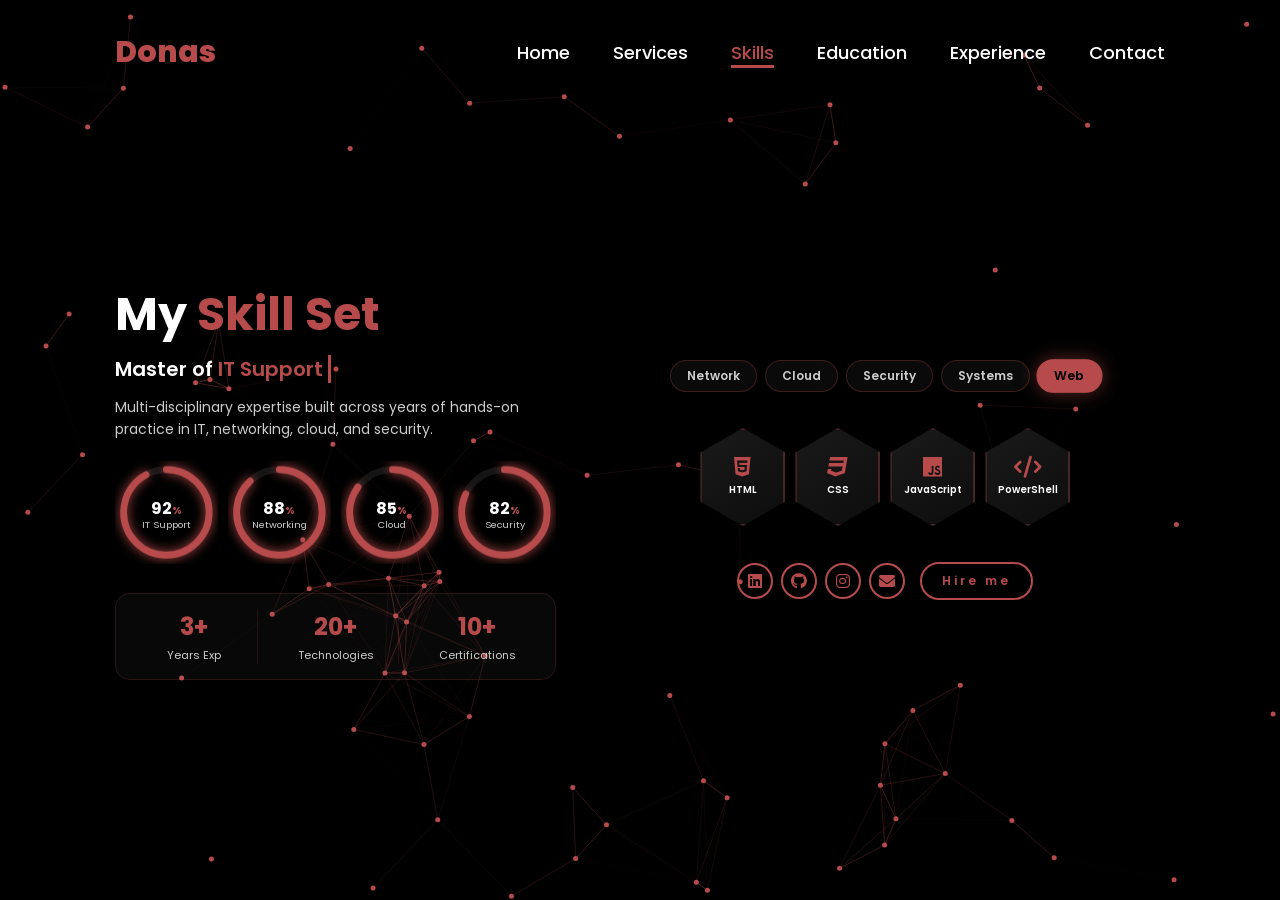
<file: skills.html>
<!DOCTYPE html>
<html lang="en">
<head>
    <meta charset="UTF-8">
    <meta name="viewport" content="width=device-width, initial-scale=1.0">
    <link rel="stylesheet" href="https://cdnjs.cloudflare.com/ajax/libs/font-awesome/6.5.2/css/all.min.css">
    <link rel="stylesheet" href="css/styles.css">
    <title>Skills</title>
</head>
<body>
    <canvas id="particle-canvas"></canvas>
    <header>
        <a href="index.html" class="logo">Donas</a>
         <button class="menu-toggle" id="menuToggle" aria-label="Menu">
            <i class="fa-solid fa-bars"></i>
        </button>
        <nav id="mainNav">
            <a href="index.html">Home</a>
            <a href="services.html">Services</a>
            <a href="skills.html" class="active">Skills</a>
            <a href="education.html">Education</a>
            <a href="experience.html">Experience</a>
            <a href="contact.html">Contact</a>
        </nav>
    </header>

    <section class="skills-page">
        <!-- LEFT: Title + Rings + Counter -->
        <div class="skills-left">
            <h1>My <span>Skill Set</span></h1>
            <div class="skills-typing">
                Master of <span class="typing"></span>
            </div>
            <p class="skills-intro">
                Multi-disciplinary expertise built across years of hands-on practice in 
                IT, networking, cloud, and security.
            </p>

            <!-- Circular Progress Rings -->
            <div class="rings-container">
                <div class="ring-item" style="--p:92;--c:#b74b4b">
                    <svg viewBox="0 0 120 120">
                        <circle class="ring-bg" cx="60" cy="60" r="50"></circle>
                        <circle class="ring-fill" cx="60" cy="60" r="50"></circle>
                    </svg>
                    <div class="ring-text">
                        <h3>92<small>%</small></h3>
                        <p>IT Support</p>
                    </div>
                </div>

                <div class="ring-item" style="--p:88;--c:#b74b4b">
                    <svg viewBox="0 0 120 120">
                        <circle class="ring-bg" cx="60" cy="60" r="50"></circle>
                        <circle class="ring-fill" cx="60" cy="60" r="50"></circle>
                    </svg>
                    <div class="ring-text">
                        <h3>88<small>%</small></h3>
                        <p>Networking</p>
                    </div>
                </div>

                <div class="ring-item" style="--p:85;--c:#b74b4b">
                    <svg viewBox="0 0 120 120">
                        <circle class="ring-bg" cx="60" cy="60" r="50"></circle>
                        <circle class="ring-fill" cx="60" cy="60" r="50"></circle>
                    </svg>
                    <div class="ring-text">
                        <h3>85<small>%</small></h3>
                        <p>Cloud</p>
                    </div>
                </div>

                <div class="ring-item" style="--p:82;--c:#b74b4b">
                    <svg viewBox="0 0 120 120">
                        <circle class="ring-bg" cx="60" cy="60" r="50"></circle>
                        <circle class="ring-fill" cx="60" cy="60" r="50"></circle>
                    </svg>
                    <div class="ring-text">
                        <h3>82<small>%</small></h3>
                        <p>Security</p>
                    </div>
                </div>
            </div>

            <!-- Stats Counter -->
            <div class="skills-counter">
                <div class="counter-item">
                    <h2 class="count" data-target="3">0</h2>
                    <p>Years Exp</p>
                </div>
                <div class="counter-item">
                    <h2 class="count" data-target="20">0</h2>
                    <p>Technologies</p>
                </div>
                <div class="counter-item">
                    <h2 class="count" data-target="10">0</h2>
                    <p>Certifications</p>
                </div>
            </div>
        </div>

        <!-- RIGHT: Filters → Hex Grid → Actions -->
        <div class="skills-right">
            <!-- Filter Pills (top) -->
            <div class="skill-filters">
                <button class="filter-pill" data-filter="network">Network</button>
                <button class="filter-pill" data-filter="cloud">Cloud</button>
                <button class="filter-pill" data-filter="security">Security</button>
                <button class="filter-pill" data-filter="systems">Systems</button>
                <button class="filter-pill active" data-filter="web">Web</button>
            </div>

            <!-- Hexagonal Grid (middle) -->
            <div class="hex-grid">
                <!-- Network -->
                <div class="hex" data-cat="network"><div class="hex-inner"><i class="fa-solid fa-network-wired"></i><span>TCP/IP</span></div></div>
                <div class="hex" data-cat="network"><div class="hex-inner"><i class="fa-solid fa-wifi"></i><span>Wi-Fi</span></div></div>
                <div class="hex" data-cat="network"><div class="hex-inner"><i class="fa-solid fa-server"></i><span>MikroTik</span></div></div>
                <div class="hex" data-cat="network"><div class="hex-inner"><i class="fa-solid fa-shield"></i><span>VPN</span></div></div>

                <!-- Cloud -->
                <div class="hex" data-cat="cloud"><div class="hex-inner"><i class="fa-brands fa-microsoft"></i><span>Azure</span></div></div>
                <div class="hex" data-cat="cloud"><div class="hex-inner"><i class="fa-brands fa-aws"></i><span>AWS</span></div></div>
                <div class="hex" data-cat="cloud"><div class="hex-inner"><i class="fa-solid fa-cloud"></i><span>M365</span></div></div>

                <!-- Security -->
                <div class="hex" data-cat="security"><div class="hex-inner"><i class="fa-solid fa-shield-halved"></i><span>Firewalls</span></div></div>
                <div class="hex" data-cat="security"><div class="hex-inner"><i class="fa-solid fa-lock"></i><span>Endpoint</span></div></div>
                <div class="hex" data-cat="security"><div class="hex-inner"><i class="fa-solid fa-user-shield"></i><span>AD/GPO</span></div></div>

                <!-- Systems -->
                <div class="hex" data-cat="systems"><div class="hex-inner"><i class="fa-brands fa-windows"></i><span>Windows</span></div></div>
                <div class="hex" data-cat="systems"><div class="hex-inner"><i class="fa-brands fa-linux"></i><span>Linux</span></div></div>
                <div class="hex" data-cat="systems"><div class="hex-inner"><i class="fa-brands fa-apple"></i><span>macOS</span></div></div>

                <!-- Web (default visible) -->
                <div class="hex" data-cat="web"><div class="hex-inner"><i class="fa-brands fa-html5"></i><span>HTML</span></div></div>
                <div class="hex" data-cat="web"><div class="hex-inner"><i class="fa-brands fa-css3"></i><span>CSS</span></div></div>
                <div class="hex" data-cat="web"><div class="hex-inner"><i class="fa-brands fa-js"></i><span>JavaScript</span></div></div>
                <div class="hex" data-cat="web"><div class="hex-inner"><i class="fa-solid fa-code"></i><span>PowerShell</span></div></div>
            </div>

            <!-- Actions (bottom) -->
            <div class="exp-actions">
                <div class="social-icons exp-social">
                    <a href="#"><i class="fa-brands fa-linkedin"></i></a>
                    <a href="#"><i class="fa-brands fa-github"></i></a>
                    <a href="#"><i class="fa-brands fa-instagram"></i></a>
                    <a href="mailto:donasdominion@gmail.com"><i class="fa-solid fa-envelope"></i></a>
                </div>
                <a href="contact.html" class="btn">Hire me</a>
            </div>
        </div>
    </section>

    <script>
        // Typing Effect
        const typingText = document.querySelector('.typing');
        const words = ["IT Support", "Network Engineering", "Cloud Infrastructure", "Cybersecurity", "Web Development"];
        let wi = 0, ci = 0, del = false;
        function type() {
            const w = words[wi];
            typingText.textContent = del ? w.substring(0, ci - 1) : w.substring(0, ci + 1);
            ci += del ? -1 : 1;
            let d = del ? 50 : 100;
            if (!del && ci === w.length) { d = 1600; del = true; }
            else if (del && ci === 0) { del = false; wi = (wi + 1) % words.length; d = 400; }
            setTimeout(type, d);
        }
        type();

        // Counter Animation
        document.querySelectorAll('.count').forEach(el => {
            const target = +el.dataset.target;
            let cur = 0;
            const step = Math.ceil(target / 40);
            const iv = setInterval(() => {
                cur += step;
                if (cur >= target) { el.textContent = target + '+'; clearInterval(iv); }
                else el.textContent = cur;
            }, 40);
        });

        // Filter Logic
        const pills = document.querySelectorAll('.filter-pill');
        const hexes = document.querySelectorAll('.hex');

        function applyFilter(filter) {
            hexes.forEach(h => {
                if (h.dataset.cat === filter) {
                    h.style.display = '';
                    h.style.animation = 'hexPop 0.5s ease';
                } else {
                    h.style.display = 'none';
                }
            });
        }

        pills.forEach(p => p.addEventListener('click', () => {
            pills.forEach(x => x.classList.remove('active'));
            p.classList.add('active');
            applyFilter(p.dataset.filter);
        }));

        // Show Web by default on load
        applyFilter('web');
    </script>
    <script src="js/particles.js"></script>
    <script src="js/menu.js"></script> 
</body>
</html>
</file>
<file: css/styles.css>
@import url("https://fonts.googleapis.com/css2?family=Poppins:wght@100;200;300;400;500;600&display=swap");

/* ====================== RESET ====================== */
* {
    margin: 0;
    padding: 0;
    box-sizing: border-box;
    text-decoration: none;
    border: none;
    outline: none;
    font-family: "Poppins", sans-serif;
}

html {
    font-size: 62.5%;
}

html, body {
    height: 100vh;
    overflow: hidden;
}

body {
    width: 100%;
    background-color: black;
    color: white;
}

span {
    color: #b74b4b;
}

/* ====================== PARTICLE BACKGROUND ====================== */
#particle-canvas {
    position: fixed;
    top: 0;
    left: 0;
    width: 100vw;
    height: 100vh;
    z-index: 0;
    pointer-events: none !important;
    display: block;
}

.home,
.services-page,
.skills-page,
.exp-page,
.edu-page,
.contact-page,
section {
    position: relative;
    z-index: 1;
    background-color: transparent !important;
    height: 100vh;
    max-height: 100vh;
    overflow: hidden;
}

/* ====================== HEADER ====================== */
header {
    margin-top: 20px;
    position: fixed;
    top: 0;
    left: 0;
    width: 100%;
    padding: 1rem 9%;
    background-color: transparent;
    display: flex;
    justify-content: space-between;
    align-items: center;
    z-index: 100;
}

.logo {
    font-size: 3rem;
    color: #b74b4b;
    font-weight: 800;
    cursor: pointer;
    transition: 0.5s ease;
}

.logo:hover {
    transform: scale(1.1);
}

nav a {
    font-size: 1.8rem;
    color: white;
    margin-left: 4rem;
    font-weight: 500;
    transition: 0.3s ease;
    border-bottom: 3px solid transparent;
}

nav a:hover,
nav a.active {
    color: #b74b4b;
    border-bottom: 3px solid #b74b4b;
}

/* ====================== HAMBURGER MENU ====================== */
.menu-toggle {
    display: none;
    align-items: center;
    justify-content: center;
    width: 4.5rem;
    height: 4.5rem;
    background: transparent;
    color: #b74b4b;
    border: 2px solid #b74b4b;
    border-radius: 0.6rem;
    font-size: 1.8rem;
    cursor: pointer;
    z-index: 200;
    transition: 0.3s ease;
    pointer-events: auto;
}

.menu-toggle:hover {
    background: rgba(183, 75, 75, 0.1);
}

.menu-toggle.open {
    background: #b74b4b;
    color: black;
    box-shadow: 0 0 15px rgba(183, 75, 75, 0.5);
}

/* ====================== TYPING TEXT ====================== */
.typing-text {
    font-size: 3.4rem;
    font-weight: 600;
    min-width: 280px;
}

.typing-text .typing,
.typing {
    color: #b74b4b;
    position: relative;
}

.typing-text .typing::after,
.typing::after {
    content: "";
    position: absolute;
    width: 3px;
    height: 100%;
    background-color: #b74b4b;
    right: -8px;
    top: 0;
    animation: cursor 0.6s infinite;
}

@keyframes cursor {
    0%, 100% { opacity: 1; }
    50% { opacity: 0; }
}

/* ====================== BUTTON ====================== */
.btn {
    display: inline-block;
    padding: 1rem 2.8rem;
    background-color: black;
    border-radius: 4rem;
    font-size: 1.6rem;
    color: #b74b4b;
    letter-spacing: 0.3rem;
    font-weight: 600;
    border: 2px solid #b74b4b;
    transition: 0.3s ease;
    cursor: pointer;
}

.btn:hover {
    transform: scale(1.03);
    background-color: #b74b4b;
    color: black;
    box-shadow: 0 0 25px #b74b4b;
}

/* ====================== SOCIAL ICONS ====================== */
.social-icons a {
    display: inline-flex;
    justify-content: center;
    align-items: center;
    width: 4rem;
    height: 4rem;
    background-color: transparent;
    border: 0.2rem solid #b74b4b;
    font-size: 2rem;
    border-radius: 50%;
    margin: 3rem 1.5rem 3rem 0;
    transition: 0.3s ease;
    color: #b74b4b;
}

.social-icons a:hover {
    color: black;
    transform: scale(1.3) translateY(-5px);
    background-color: #b74b4b;
    box-shadow: 0 0 25px #b74b4b;
}

/* ====================== HOME PAGE ====================== */
.home {
    display: flex;
    justify-content: center;
    align-items: center;
    gap: 8rem;
    padding: 0 9%;
}

.home-content h1 {
    font-size: 6rem;
    font-weight: 700;
    line-height: 1.3;
}

.home-content h3 {
    font-size: 4rem;
    margin-bottom: 1rem;
    font-weight: 700;
}

.home-content p {
    font-size: 1.6rem;
}

.home-img {
    border-radius: 50%;
}

.home-img img {
    width: 32vw;
    max-width: 440px;
    aspect-ratio: 1 / 1;
    object-fit: cover;
    border-radius: 50%;
    cursor: pointer;
    transition: 0.3s ease;
    box-shadow: 0 0 25px #b74b4b;
}

.home-img img:hover {
    transform: scale(1.03);
    box-shadow: 0 0 45px #b74b4b;
}

/* ====================== SERVICES PAGE ====================== */
.services-page {
    display: flex;
    align-items: center;
    justify-content: space-between;
    gap: 5rem;
    padding: 10rem 9% 2rem;
}

.services-slider {
    flex: 0 0 44%;
}

.slider-wrapper {
    position: relative;
    width: 100%;
    max-width: 560px;
    margin: 0 auto;
}

.slider-viewport {
    width: 100%;
    height: 520px;
    overflow: hidden;
    display: flex;
    align-items: center;
    justify-content: center;
}

.slider-track {
    display: flex;
    width: 100%;
    height: 100%;
    transition: transform 0.45s ease;
}

.slider-card {
    min-width: 100%;
    height: 100%;
    display: flex;
    align-items: center;
    justify-content: center;
}

.circle-card {
    width: min(430px, 88vw);
    aspect-ratio: 1 / 1;
    border-radius: 50%;
    background: linear-gradient(145deg, rgba(26, 26, 26, 0.98), rgba(10, 10, 10, 0.98));
    border: 1px solid rgba(183, 75, 75, 0.28);
    box-shadow: 0 15px 35px rgba(0, 0, 0, 0.35);
    position: relative;
    overflow: hidden;
    display: flex;
    flex-direction: column;
    align-items: center;
    justify-content: center;
    text-align: center;
    padding: 2rem;
    transition: 0.3s ease;
}

.circle-card::before {
    content: "";
    position: absolute;
    inset: 0;
    background: radial-gradient(circle at top, rgba(183, 75, 75, 0.12), transparent 55%);
    pointer-events: none;
}

.circle-card:hover {
    transform: scale(1.02);
    border-color: #b74b4b;
    box-shadow: 0 0 25px rgba(183, 75, 75, 0.22);
}

.service-badge {
    font-size: 1rem;
    color: #fff;
    padding: 0.5rem 1rem;
    border-radius: 999px;
    background: rgba(183, 75, 75, 0.14);
    border: 1px solid rgba(183, 75, 75, 0.35);
    letter-spacing: 0.12rem;
    margin-bottom: 1rem;
    z-index: 1;
}

.service-icon {
    width: 5rem;
    height: 5rem;
    border-radius: 50%;
    display: flex;
    justify-content: center;
    align-items: center;
    background: rgba(183, 75, 75, 0.12);
    border: 1px solid rgba(183, 75, 75, 0.4);
    margin-bottom: 1rem;
    z-index: 1;
}

.service-icon i {
    font-size: 2.2rem;
    color: #b74b4b;
}

.circle-card h3 {
    font-size: 2.2rem;
    font-weight: 700;
    margin-bottom: 0.8rem;
    z-index: 1;
}

.circle-card p {
    font-size: 1.25rem;
    line-height: 1.55;
    color: #d0d0d0;
    max-width: 28rem;
    margin-bottom: 1rem;
    z-index: 1;
}

.micro-services {
    display: flex;
    flex-wrap: wrap;
    gap: 0.7rem;
    justify-content: center;
    margin-bottom: 1rem;
    z-index: 1;
}

.micro-services span {
    color: #fff;
    font-size: 0.95rem;
    padding: 0.55rem 0.85rem;
    border-radius: 999px;
    background: rgba(255, 255, 255, 0.05);
    border: 1px solid rgba(183, 75, 75, 0.22);
}

.circle-card .btn {
    margin-top: 0.2rem;
    padding: 0.75rem 1.8rem;
    font-size: 1.05rem;
    z-index: 1;
}

.slider-btn {
    position: absolute;
    top: 50%;
    transform: translateY(-50%);
    width: 4.5rem;
    height: 4.5rem;
    border-radius: 50%;
    background: transparent;
    border: 2px solid #b74b4b;
    color: #b74b4b;
    font-size: 1.6rem;
    cursor: pointer;
    z-index: 2;
    transition: 0.3s ease;
}

.slider-btn:hover {
    background-color: #b74b4b;
    color: black;
    box-shadow: 0 0 20px #b74b4b;
}

.slider-btn.prev { left: -2rem; }
.slider-btn.next { right: -2rem; }

.services-content {
    flex: 1;
}

.services-content h1 {
    font-size: 5.2rem;
    font-weight: 700;
    line-height: 1.1;
    margin-bottom: 1rem;
}

.services-content h1 span {
    color: #b74b4b;
}

.services-content p {
    font-size: 1.7rem;
    line-height: 1.7;
    max-width: 60rem;
    margin-bottom: 2.5rem;
}

/* ====================== SKILLS PAGE ====================== */
.skills-page {
    display: flex;
    align-items: center;
    gap: 5rem;
    padding: 9rem 9% 3rem;
}

.skills-left {
    flex: 0 0 42%;
}

.skills-left h1 {
    font-size: 4.6rem;
    font-weight: 700;
    margin-bottom: 0.5rem;
}

.skills-left h1 span {
    color: #b74b4b;
}

.skills-typing {
    font-size: 2rem;
    font-weight: 600;
    margin-bottom: 1.2rem;
    color: #fff;
}

.skills-intro {
    font-size: 1.4rem;
    color: #ccc;
    line-height: 1.6;
    margin-bottom: 2rem;
    max-width: 42rem;
}

.rings-container {
    display: grid;
    grid-template-columns: repeat(4, 1fr);
    gap: 1rem;
    margin-bottom: 2.5rem;
}

.ring-item {
    position: relative;
    text-align: center;
    transition: 0.3s;
}

.ring-item:hover {
    transform: translateY(-6px);
}

.ring-item svg {
    width: 100%;
    transform: rotate(-90deg);
}

.ring-bg {
    fill: none;
    stroke: rgba(255, 255, 255, 0.08);
    stroke-width: 8;
}

.ring-fill {
    fill: none;
    stroke: var(--c);
    stroke-width: 8;
    stroke-linecap: round;
    stroke-dasharray: 314;
    stroke-dashoffset: calc(314 - (314 * var(--p)) / 100);
    animation: ringDraw 2s ease-out;
    filter: drop-shadow(0 0 6px var(--c));
}

@keyframes ringDraw {
    from { stroke-dashoffset: 314; }
}

.ring-text {
    position: absolute;
    top: 50%;
    left: 50%;
    transform: translate(-50%, -50%);
    text-align: center;
}

.ring-text h3 {
    font-size: 1.6rem;
    color: #fff;
    font-weight: 700;
}

.ring-text h3 small {
    font-size: 1rem;
    color: #b74b4b;
}

.ring-text p {
    font-size: 0.95rem;
    color: #ccc;
    margin-top: -3px;
}

.skills-counter {
    display: flex;
    gap: 1.5rem;
    padding: 1.5rem;
    background: rgba(255, 255, 255, 0.03);
    border: 1px solid rgba(183, 75, 75, 0.2);
    border-radius: 1.5rem;
}

.counter-item {
    flex: 1;
    text-align: center;
    border-right: 1px solid rgba(183, 75, 75, 0.15);
}

.counter-item:last-child {
    border-right: none;
}

.counter-item h2 {
    font-size: 2.4rem;
    color: #b74b4b;
    font-weight: 700;
}

.counter-item p {
    font-size: 1.1rem;
    color: #ccc;
    margin-top: 3px;
}

.skills-right {
    flex: 1;
    display: flex;
    flex-direction: column;
    align-items: center;
    gap: 2.5rem;
    min-width: 0;
}

.skill-filters {
    display: flex;
    justify-content: center;
    flex-wrap: wrap;
    gap: 0.8rem;
    width: 100%;
}

.filter-pill {
    padding: 0.6rem 1.6rem;
    border-radius: 999px;
    font-size: 1.2rem;
    font-weight: 600;
    color: #ccc;
    background: rgba(255, 255, 255, 0.04);
    border: 1.5px solid rgba(183, 75, 75, 0.3);
    cursor: pointer;
    transition: 0.3s;
    white-space: nowrap;
}

.filter-pill:hover {
    color: #b74b4b;
    border-color: #b74b4b;
}

.filter-pill.active {
    background: #b74b4b;
    color: black;
    border-color: #b74b4b;
    box-shadow: 0 0 18px rgba(183, 75, 75, 0.5);
    transform: scale(1.05);
}

.hex-grid {
    display: flex;
    flex-wrap: wrap;
    justify-content: center;
    gap: 1rem;
    width: 100%;
    min-height: 12rem;
    align-items: center;
}

.hex {
    width: 8.5rem;
    height: 9.8rem;
    position: relative;
    animation: hexPop 0.6s ease backwards;
    cursor: pointer;
    flex-shrink: 0;
}

.hex-inner {
    width: 100%;
    height: 100%;
    background: linear-gradient(145deg, #1a1a1a, #0d0d0d);
    border: 2px solid rgba(183, 75, 75, 0.3);
    clip-path: polygon(50% 0%, 100% 25%, 100% 75%, 50% 100%, 0% 75%, 0% 25%);
    display: flex;
    flex-direction: column;
    align-items: center;
    justify-content: center;
    color: #b74b4b;
    transition: 0.3s ease;
}

.hex-inner i {
    font-size: 2.2rem;
    margin-bottom: 0.4rem;
    transition: 0.3s;
}

.hex-inner span {
    font-size: 1rem;
    color: #fff;
    font-weight: 600;
}

.hex:hover .hex-inner {
    background: linear-gradient(145deg, #b74b4b, #8a3838);
    color: white;
    transform: scale(1.1);
    box-shadow: 0 0 25px rgba(183, 75, 75, 0.6);
}

.hex:hover .hex-inner i {
    transform: rotate(15deg) scale(1.2);
    color: white;
}

@keyframes hexPop {
    from { opacity: 0; transform: scale(0.5); }
    to { opacity: 1; transform: scale(1); }
}

.hex:nth-child(1) { animation-delay: 0.05s; }
.hex:nth-child(2) { animation-delay: 0.1s; }
.hex:nth-child(3) { animation-delay: 0.15s; }
.hex:nth-child(4) { animation-delay: 0.2s; }
.hex:nth-child(5) { animation-delay: 0.25s; }
.hex:nth-child(6) { animation-delay: 0.3s; }
.hex:nth-child(7) { animation-delay: 0.35s; }
.hex:nth-child(8) { animation-delay: 0.4s; }

.skills-right .exp-actions {
    width: 100%;
    display: flex;
    justify-content: center;
    align-items: center;
    gap: 1.5rem;
    flex-wrap: wrap;
}

.skills-right .exp-social {
    display: flex;
    gap: 0.8rem;
    margin: 0;
}

.skills-right .exp-social a {
    margin: 0;
    width: 3.6rem;
    height: 3.6rem;
    font-size: 1.6rem;
    display: inline-flex;
    align-items: center;
    justify-content: center;
    border: 2px solid #b74b4b;
    border-radius: 50%;
    color: #b74b4b;
    transition: 0.3s;
}

.skills-right .exp-social a:hover {
    background: #b74b4b;
    color: black;
    transform: scale(1.15);
    box-shadow: 0 0 15px #b74b4b;
}

.skills-right .btn {
    margin: 0;
    padding: 0.8rem 2rem;
    font-size: 1.2rem;
}

/* ====================== EXPERIENCE PAGE ====================== */
.exp-page {
    display: flex;
    align-items: center;
    gap: 4rem;
    padding: 9rem 9% 2rem;
}

.exp-left {
    flex: 0 0 40%;
}

.exp-left h1 {
    font-size: 4.6rem;
    font-weight: 700;
    line-height: 1.1;
    margin-bottom: 0.5rem;
}

.exp-left h1 span {
    color: #b74b4b;
}

.exp-typing {
    font-size: 2.2rem;
    font-weight: 600;
    margin-bottom: 1.2rem;
}

.exp-desc {
    font-size: 1.4rem;
    color: #ddd;
    line-height: 1.6;
    margin-bottom: 1.8rem;
    max-width: 42rem;
}

.exp-stats {
    display: grid;
    grid-template-columns: repeat(2, 1fr);
    gap: 1rem;
    margin-bottom: 2rem;
    max-width: 36rem;
}

.exp-stat {
    background: rgba(255, 255, 255, 0.04);
    border: 1px solid rgba(183, 75, 75, 0.18);
    border-radius: 1.4rem;
    padding: 1rem;
    text-align: center;
    transition: 0.3s ease;
}

.exp-stat:hover {
    transform: translateY(-3px);
    border-color: #b74b4b;
    box-shadow: 0 0 15px rgba(183, 75, 75, 0.2);
}

.exp-stat h3 {
    font-size: 2.2rem;
    color: #b74b4b;
}

.exp-stat p {
    font-size: 1.1rem;
    color: #ddd;
}

.exp-actions {
    display: flex;
    align-items: center;
    gap: 1.2rem;
    flex-wrap: wrap;
}

.exp-social {
    display: flex;
    gap: 0.8rem;
    margin: 0;
}

.exp-social a {
    margin: 0;
    width: 3.6rem;
    height: 3.6rem;
    font-size: 1.6rem;
}

.exp-actions .btn {
    margin: 0;
    padding: 0.8rem 2rem;
    font-size: 1.2rem;
}

.exp-right {
    flex: 1;
    display: flex;
    flex-direction: column;
    min-width: 0;
    overflow: hidden;
}

.exp-tabs {
    display: flex;
    gap: 1rem;
    margin-bottom: 1.5rem;
}

.tab-btn {
    padding: 0.7rem 1.8rem;
    border-radius: 999px;
    font-size: 1.3rem;
    font-weight: 600;
    color: #b74b4b;
    background: transparent;
    border: 2px solid #b74b4b;
    cursor: pointer;
    transition: 0.3s ease;
}

.tab-btn.active,
.tab-btn:hover {
    background: #b74b4b;
    color: black;
    box-shadow: 0 0 15px rgba(183, 75, 75, 0.4);
}

.slider-panel {
    display: none;
    animation: fadeUp 0.4s ease;
}

.slider-panel.active {
    display: block;
}

.exp-slider {
    position: relative;
}

.exp-viewport {
    overflow: hidden;
    border-radius: 2.2rem;
    padding: 1.5rem 0;
}

.exp-track {
    display: flex;
    transition: transform 0.45s ease;
}

.exp-card {
    min-width: 100%;
    box-sizing: border-box;
    background: linear-gradient(145deg, rgba(26, 26, 26, 0.98), rgba(10, 10, 10, 0.98));
    border: 1px solid rgba(183, 75, 75, 0.22);
    border-radius: 2.2rem;
    padding: 2rem 5.5rem;
    min-height: 34rem;
}

.card-top {
    display: flex;
    align-items: center;
    justify-content: space-between;
    margin-bottom: 1rem;
}

.card-icon {
    width: 4.5rem;
    height: 4.5rem;
    border-radius: 50%;
    display: flex;
    align-items: center;
    justify-content: center;
    background: rgba(183, 75, 75, 0.12);
    border: 1px solid rgba(183, 75, 75, 0.4);
    color: #b74b4b;
    font-size: 2rem;
}

.card-date {
    font-size: 1.05rem;
    color: #fff;
    background: rgba(183, 75, 75, 0.14);
    border: 1px solid rgba(183, 75, 75, 0.35);
    padding: 0.4rem 1rem;
    border-radius: 999px;
}

.exp-card h2 {
    font-size: 2.2rem;
    font-weight: 700;
}

.exp-card h4 {
    font-size: 1.35rem;
    color: #b74b4b;
    font-weight: 500;
    margin-bottom: 1rem;
}

.exp-card ul {
    list-style: none;
    margin-bottom: 1.2rem;
}

.exp-card li {
    font-size: 1.25rem;
    color: #d0d0d0;
    line-height: 1.55;
    position: relative;
    padding-left: 1.5rem;
    margin-bottom: 0.5rem;
}

.exp-card li::before {
    content: "▸";
    position: absolute;
    left: 0;
    color: #b74b4b;
}

.card-text {
    font-size: 1.3rem;
    color: #d0d0d0;
    line-height: 1.6;
    margin-bottom: 1.2rem;
}

.card-tags {
    display: flex;
    flex-wrap: wrap;
    gap: 0.7rem;
}

.card-tags span {
    font-size: 1rem;
    color: #fff;
    padding: 0.5rem 0.9rem;
    border-radius: 999px;
    background: rgba(255, 255, 255, 0.05);
    border: 1px solid rgba(183, 75, 75, 0.2);
}

.exp-arrow {
    position: absolute;
    top: 50%;
    transform: translateY(-50%);
    width: 4rem;
    height: 4rem;
    border-radius: 50%;
    background: rgba(0, 0, 0, 0.6);
    border: 2px solid #b74b4b;
    color: #b74b4b;
    font-size: 1.5rem;
    cursor: pointer;
    z-index: 5;
    transition: 0.3s ease;
    display: flex;
    align-items: center;
    justify-content: center;
}

.exp-arrow:hover {
    background: #b74b4b;
    color: black;
    box-shadow: 0 0 18px #b74b4b;
    transform: translateY(-50%) scale(1.1);
}

.exp-arrow.prev { left: 0.5rem; }
.exp-arrow.next { right: 0.5rem; }

.slider-dots {
    display: flex;
    justify-content: center;
    gap: 0.7rem;
    margin-top: 1.5rem;
}

.dot {
    width: 1.1rem;
    height: 1.1rem;
    border-radius: 50%;
    background: rgba(255, 255, 255, 0.2);
    cursor: pointer;
    transition: 0.3s ease;
}

.dot.active {
    background: #b74b4b;
    transform: scale(1.2);
    box-shadow: 0 0 10px #b74b4b;
}

@keyframes fadeUp {
    from { opacity: 0; transform: translateY(12px); }
    to { opacity: 1; transform: translateY(0); }
}

/* ====================== EDUCATION PAGE ====================== */
.edu-page {
    display: flex;
    align-items: center;
    gap: 4rem;
    padding: 9rem 9% 2rem;
}

.edu-left {
    flex: 0 0 40%;
    min-width: 0;
}

.edu-left h1 {
    font-size: 4.6rem;
    font-weight: 700;
    line-height: 1.1;
    margin-bottom: 0.5rem;
}

.edu-left h1 span {
    color: #b74b4b;
}

.edu-typing {
    font-size: 2.2rem;
    font-weight: 600;
    margin-bottom: 1.2rem;
}

.edu-desc {
    font-size: 1.4rem;
    color: #ddd;
    line-height: 1.6;
    margin-bottom: 1.6rem;
    max-width: 42rem;
}

.degree-card {
    background: linear-gradient(145deg, rgba(26, 26, 26, 0.98), rgba(10, 10, 10, 0.98));
    border: 1px solid rgba(183, 75, 75, 0.22);
    border-radius: 1.8rem;
    padding: 1.6rem;
    margin-bottom: 1.2rem;
    position: relative;
    transition: 0.3s ease;
}

.degree-card:hover {
    transform: translateY(-3px);
    border-color: #b74b4b;
    box-shadow: 0 0 18px rgba(183, 75, 75, 0.2);
}

.degree-icon {
    width: 4.2rem;
    height: 4.2rem;
    border-radius: 50%;
    display: flex;
    align-items: center;
    justify-content: center;
    background: rgba(183, 75, 75, 0.12);
    border: 1px solid rgba(183, 75, 75, 0.4);
    color: #b74b4b;
    font-size: 1.9rem;
    margin-bottom: 0.8rem;
}

.degree-date {
    position: absolute;
    top: 1.4rem;
    right: 1.4rem;
    font-size: 1rem;
    color: #fff;
    background: rgba(183, 75, 75, 0.14);
    border: 1px solid rgba(183, 75, 75, 0.35);
    padding: 0.3rem 0.8rem;
    border-radius: 999px;
}

.degree-card h2 {
    font-size: 2rem;
    font-weight: 700;
}

.degree-card h4 {
    font-size: 1.25rem;
    color: #b74b4b;
    font-weight: 500;
    margin-bottom: 0.5rem;
}

.degree-card p {
    font-size: 1.2rem;
    color: #d0d0d0;
    line-height: 1.5;
}

.languages-card {
    background: rgba(255, 255, 255, 0.04);
    border: 1px solid rgba(183, 75, 75, 0.18);
    border-radius: 1.6rem;
    padding: 1.2rem 1.4rem;
    margin-bottom: 1.4rem;
}

.languages-card h3 {
    font-size: 1.4rem;
    margin-bottom: 0.8rem;
}

.languages-card h3 i {
    color: #b74b4b;
    margin-right: 0.5rem;
}

.lang-row {
    display: flex;
    align-items: center;
    gap: 1rem;
}

.lang-name {
    width: 7rem;
    font-size: 1.2rem;
    font-weight: 600;
}

.lang-bar {
    flex: 1;
    height: 0.9rem;
    background: #2d2d2d;
    border-radius: 999px;
    overflow: hidden;
}

.lang-fill {
    height: 100%;
    background: linear-gradient(90deg, #b74b4b, #e07070);
    border-radius: inherit;
}

.lang-level {
    font-size: 1.1rem;
    color: #ddd;
}

.edu-actions {
    display: flex;
    align-items: center;
    gap: 1.2rem;
    flex-wrap: wrap;
}

.edu-social {
    display: flex;
    gap: 0.8rem;
    margin: 0;
}

.edu-social a {
    margin: 0;
    width: 3.6rem;
    height: 3.6rem;
    font-size: 1.6rem;
}

.edu-actions .btn {
    margin: 0;
    padding: 0.8rem 2rem;
    font-size: 1.2rem;
}

.edu-right {
    flex: 1;
    display: flex;
    flex-direction: column;
    min-width: 0;
    overflow: hidden;
}

.edu-tabs {
    display: flex;
    gap: 1rem;
    margin-bottom: 1.5rem;
}

.etab-btn {
    padding: 0.7rem 1.8rem;
    border-radius: 999px;
    font-size: 1.3rem;
    font-weight: 600;
    color: #b74b4b;
    background: transparent;
    border: 2px solid #b74b4b;
    cursor: pointer;
    transition: 0.3s ease;
}

.etab-btn.active,
.etab-btn:hover {
    background: #b74b4b;
    color: black;
    box-shadow: 0 0 15px rgba(183, 75, 75, 0.4);
}

.epanel {
    display: none;
    animation: fadeUp 0.4s ease;
}

.epanel.active {
    display: block;
}

.edu-slider {
    position: relative;
}

.edu-viewport {
    overflow: hidden;
    border-radius: 2rem;
    padding: 1.5rem 0;
}

.edu-track {
    display: flex;
    transition: transform 0.45s ease;
}

.edu-slide {
    min-width: 100%;
    box-sizing: border-box;
    display: grid;
    grid-template-columns: repeat(2, 1fr);
    gap: 1.2rem;
    padding: 0 4.5rem;
}

.cert-card {
    background: linear-gradient(145deg, rgba(26, 26, 26, 0.98), rgba(10, 10, 10, 0.98));
    border: 1px solid rgba(183, 75, 75, 0.22);
    border-radius: 1.6rem;
    padding: 1.4rem;
    position: relative;
    transition: 0.3s ease;
    min-height: 13rem;
}

.cert-card:hover {
    transform: translateY(-4px);
    border-color: #b74b4b;
    box-shadow: 0 0 18px rgba(183, 75, 75, 0.22);
}

.cert-card i {
    font-size: 2.4rem;
    color: #b74b4b;
    margin-bottom: 0.8rem;
}

.cert-card h3 {
    font-size: 1.4rem;
    margin-bottom: 0.3rem;
    padding-right: 4rem;
}

.cert-card p {
    font-size: 1.15rem;
    color: #d0d0d0;
}

.cert-card .year {
    position: absolute;
    top: 1.2rem;
    right: 1.2rem;
    font-size: 1rem;
    color: #fff;
    background: rgba(183, 75, 75, 0.14);
    border: 1px solid rgba(183, 75, 75, 0.35);
    padding: 0.3rem 0.7rem;
    border-radius: 999px;
}

.edu-arrow {
    position: absolute;
    top: 50%;
    transform: translateY(-50%);
    width: 4rem;
    height: 4rem;
    border-radius: 50%;
    background: transparent;
    border: 2px solid #b74b4b;
    color: #b74b4b;
    font-size: 1.5rem;
    cursor: pointer;
    z-index: 2;
    transition: 0.3s ease;
}

.edu-arrow:hover {
    background: #b74b4b;
    color: black;
    box-shadow: 0 0 18px #b74b4b;
}

.edu-arrow.prev { left: 0.5rem; }
.edu-arrow.next { right: 0.5rem; }

.progress-wrap {
    background: linear-gradient(145deg, rgba(26, 26, 26, 0.98), rgba(10, 10, 10, 0.98));
    border: 1px solid rgba(183, 75, 75, 0.22);
    border-radius: 2rem;
    padding: 2rem;
    margin: 1.5rem 1rem;
}

.progress-title {
    font-size: 1.8rem;
    margin-bottom: 1.5rem;
    text-align: center;
}

.progress-cards {
    display: grid;
    grid-template-columns: repeat(3, 1fr);
    gap: 1.2rem;
}

.progress-card {
    background: rgba(255, 255, 255, 0.04);
    border: 1px solid rgba(183, 75, 75, 0.18);
    border-radius: 1.5rem;
    padding: 1.4rem;
    text-align: center;
    transition: 0.3s ease;
}

.progress-card:hover {
    transform: translateY(-4px);
    border-color: #b74b4b;
    box-shadow: 0 0 18px rgba(183, 75, 75, 0.2);
}

.progress-card i {
    font-size: 2.4rem;
    color: #b74b4b;
    margin-bottom: 0.7rem;
}

.progress-card h4 {
    font-size: 1.4rem;
    margin-bottom: 0.8rem;
}

.prog-bar {
    height: 0.8rem;
    background: #2d2d2d;
    border-radius: 999px;
    overflow: hidden;
    margin-bottom: 0.6rem;
}

.prog-fill {
    height: 100%;
    background: linear-gradient(90deg, #b74b4b, #e07070);
    border-radius: inherit;
}

.progress-card span {
    font-size: 1rem;
    color: #ddd;
}

.edu-dots {
    display: flex;
    justify-content: center;
    gap: 0.7rem;
    margin-top: 1.5rem;
}

.edot {
    width: 1.1rem;
    height: 1.1rem;
    border-radius: 50%;
    background: rgba(255, 255, 255, 0.2);
    cursor: pointer;
    transition: 0.3s ease;
}

.edot.active {
    background: #b74b4b;
    transform: scale(1.2);
    box-shadow: 0 0 10px #b74b4b;
}

/* ====================== CONTACT PAGE ====================== */
.contact-page {
    display: flex;
    justify-content: center;
    align-items: center;
    gap: 6rem;
    padding: 10rem 9% 3rem;
}

.contact-img {
    flex: 0 0 35%;
    display: flex;
    justify-content: center;
}

.contact-img img {
    width: 30vw;
    max-width: 440px;
    aspect-ratio: 1 / 1;
    object-fit: cover;
    border-radius: 50%;
    box-shadow: 0 0 25px #b74b4b;
    transition: 0.3s ease;
}

.contact-img img:hover {
    transform: scale(1.02);
    box-shadow: 0 0 35px #b74b4b;
}

.contact-content {
    flex: 1;
    max-width: 65rem;
}

.contact-content h1 {
    font-size: 5.5rem;
    font-weight: 700;
    line-height: 1.1;
    margin-bottom: 1rem;
}

.contact-content h1 span {
    color: #b74b4b;
}

.contact-typing {
    font-size: 3rem;
    font-weight: 600;
    min-height: 4rem;
    margin-bottom: 1.5rem;
}

.contact-desc {
    font-size: 1.6rem;
    color: #ddd;
    line-height: 1.7;
    margin-bottom: 2.5rem;
}

.contact-cards {
    display: grid;
    grid-template-columns: repeat(2, 1fr);
    gap: 1.5rem;
    margin-bottom: 2.5rem;
}

.contact-card {
    display: flex;
    align-items: center;
    gap: 1.2rem;
    background: linear-gradient(145deg, rgba(26, 26, 26, 0.98), rgba(10, 10, 10, 0.98));
    border: 1px solid rgba(183, 75, 75, 0.22);
    border-radius: 1.8rem;
    padding: 1.6rem;
    transition: 0.3s ease;
    color: inherit;
}

.contact-card:hover {
    transform: translateY(-5px);
    border-color: #b74b4b;
    box-shadow: 0 0 22px rgba(183, 75, 75, 0.25);
}

.contact-icon {
    width: 5rem;
    height: 5rem;
    min-width: 5rem;
    border-radius: 50%;
    display: flex;
    align-items: center;
    justify-content: center;
    font-size: 2.2rem;
    color: #b74b4b;
    background: rgba(183, 75, 75, 0.12);
    border: 1px solid rgba(183, 75, 75, 0.4);
    transition: 0.3s ease;
}

.contact-card:hover .contact-icon {
    background: #b74b4b;
    color: black;
    box-shadow: 0 0 18px #b74b4b;
}

.contact-info h3 {
    color: #b74b4b !important;
    font-size: 1.7rem;
    margin-bottom: 0.3rem;
}

.contact-info p {
    font-size: 1.2rem;
    color: #d0d0d0;
}

.contact-card .arrow {
    margin-left: auto;
    font-size: 1.6rem;
    color: #b74b4b;
    transition: 0.3s ease;
}

.contact-card:hover .arrow {
    transform: translateX(5px);
}

.contact-social {
    display: flex;
    gap: 1.2rem;
    margin: 0;
}

.contact-social a {
    margin: 0;
    width: 4.5rem;
    height: 4.5rem;
    font-size: 2rem;
}

/* ====================== RESPONSIVE: TABLET & BELOW (1100px) ====================== */
@media (max-width: 1100px) {
    html, body {
        height: auto;
        overflow-y: auto;
        overflow-x: hidden;
    }

    .home,
    .services-page,
    .skills-page,
    .exp-page,
    .edu-page,
    .contact-page,
    section {
        height: auto;
        min-height: auto;
        max-height: none;
        overflow: visible;
    }

    .home,
    .contact-page {
        min-height: 100vh;
    }

    /* SERVICES PAGE - Fixed: No huge gap */
    .services-page {
        flex-direction: column;
        padding: 9rem 5% 3rem;
        gap: 1.5rem;
        text-align: center;
        min-height: auto;
        height: auto;
    }

    .services-slider,
    .services-content {
        flex: unset;
        width: 100%;
    }

    .services-content {
        order: -1;
        margin-bottom: 0;
    }

    .services-content h1 {
        font-size: 4rem;
    }

    .services-content p {
        max-width: 100%;
        margin: 0 auto 1.5rem;
        font-size: 1.5rem;
    }

    .slider-wrapper {
        max-width: 100%;
        padding: 0 4rem;
        margin-top: 0;
    }

    .slider-viewport {
        height: 460px;
    }

    .slider-btn.prev { left: 0; }
    .slider-btn.next { right: 0; }

    /* SKILLS PAGE */
    .skills-page {
        flex-direction: column;
        padding: 11rem 5% 3rem;
        gap: 3rem;
    }

    .skills-left {
        flex: unset;
        text-align: center;
        width: 100%;
    }

    .skills-intro,
    .rings-container {
        margin-left: auto;
        margin-right: auto;
    }

    .skills-right {
        width: 100%;
    }

    /* EXPERIENCE PAGE */
    .exp-page {
        flex-direction: column;
        padding: 11rem 5% 3rem;
        gap: 2.5rem;
        text-align: center;
    }

    .exp-left,
    .exp-right {
        flex: unset;
        width: 100%;
    }

    .exp-left h1 {
        font-size: 4rem;
    }

    .exp-desc,
    .exp-stats {
        margin-left: auto;
        margin-right: auto;
        max-width: 100%;
    }

    .exp-actions,
    .exp-tabs {
        justify-content: center;
    }

    .exp-card {
        padding: 1.8rem 4.5rem;
        min-height: auto;
    }

    .exp-arrow.prev { left: 0.3rem; }
    .exp-arrow.next { right: 0.3rem; }

    /* EDUCATION PAGE */
    .edu-page {
        flex-direction: column;
        padding: 11rem 5% 3rem;
        gap: 2.5rem;
        text-align: center;
    }

    .edu-left,
    .edu-right {
        flex: unset;
        width: 100%;
    }

    .edu-left h1 {
        font-size: 4rem;
    }

    .edu-desc {
        margin-left: auto;
        margin-right: auto;
        max-width: 100%;
    }

    .degree-card,
    .languages-card {
        text-align: left;
    }

    .lang-row {
        justify-content: flex-start;
    }

    .edu-actions,
    .edu-tabs {
        justify-content: center;
    }

    .edu-slide {
        padding: 0 4.5rem;
    }

    .edu-arrow.prev { left: 0.3rem; }
    .edu-arrow.next { right: 0.3rem; }
}

/* ====================== MOBILE HAMBURGER MENU (995px) ====================== */
@media (max-width: 995px) {
    .menu-toggle {
        display: flex !important;
    }

    nav {
        position: absolute;
        top: calc(100% + 1rem);
        right: 5%;
        width: min(280px, 80vw);
        max-height: 0;
        overflow: hidden;
        background-color: #161616;
        border: 1px solid rgba(183, 75, 75, 0.2);
        border-radius: 1rem;
        box-shadow: 0 10px 30px rgba(0, 0, 0, 0.7);
        transform-origin: top right;
        transform: scaleY(0);
        opacity: 0;
        transition: transform 0.25s ease, max-height 0.25s ease, opacity 0.25s ease;
        z-index: 110;
        padding: 0;
    }

    nav.active {
        transform: scaleY(1);
        opacity: 1;
        max-height: 600px;
        padding: 0.5rem 0;
    }

    nav a {
        display: block;
        font-size: 1.6rem;
        margin: 0;
        padding: 1rem 1.5rem;
        border-bottom: 1px solid rgba(255, 255, 255, 0.05);
        text-align: left;
        color: white;
    }

    nav a:last-child {
        border-bottom: none;
    }

    nav a:hover,
    nav a.active {
        background: rgba(183, 75, 75, 0.15);
        color: #b74b4b;
        border-bottom-color: transparent;
    }

    .home {
        flex-direction: column;
        gap: 2rem;
        padding: 10rem 4rem 2rem;
    }

    .home-img img {
        width: 50vw;
    }

    .contact-page {
        flex-direction: column;
        gap: 3rem;
        text-align: center;
        padding-top: 12rem;
    }

    .contact-img img {
        width: 55vw;
    }

    .contact-content {
        max-width: 100%;
    }

    .contact-social {
        justify-content: center;
    }
}

/* ====================== TABLET (768px) ====================== */
@media (max-width: 768px) {
    html {
        font-size: 56%;
    }

    .home .home-content h1 {
        font-size: 4.6rem;
    }

    .home-img img,
    .contact-img img {
        width: 45vw;
        max-width: 340px;
    }

    .contact-content h1 {
        font-size: 3.8rem;
    }

    .contact-cards {
        grid-template-columns: 1fr;
    }

    /* SERVICES */
    .services-page {
        padding: 8rem 4% 2rem;
        gap: 1rem;
    }

    .services-content h1 {
        font-size: 3.4rem;
    }

    .services-content p {
        font-size: 1.4rem;
        margin-bottom: 1rem;
    }

    .slider-wrapper {
        padding: 0 3.5rem;
    }

    .slider-viewport {
        height: 440px;
    }

    .circle-card {
        width: min(360px, 90vw);
        padding: 1.8rem;
    }

    .circle-card h3 {
        font-size: 1.8rem;
    }

    .circle-card p {
        font-size: 1.1rem;
        max-width: 24rem;
    }

    .micro-services span {
        font-size: 0.85rem;
        padding: 0.4rem 0.7rem;
    }

    .service-icon {
        width: 4.4rem;
        height: 4.4rem;
    }

    .service-icon i {
        font-size: 1.8rem;
    }

    .slider-btn {
        width: 3.8rem;
        height: 3.8rem;
        font-size: 1.3rem;
    }

    /* SKILLS */
    .rings-container {
        grid-template-columns: repeat(2, 1fr);
    }

    /* EXPERIENCE */
    .exp-page {
        padding: 10rem 4% 3rem;
    }

    .exp-left h1 {
        font-size: 3.4rem;
    }

    .exp-typing {
        font-size: 1.8rem;
    }

    .exp-stats {
        gap: 0.8rem;
    }

    .exp-stat {
        padding: 0.8rem;
    }

    .exp-stat h3 {
        font-size: 1.8rem;
    }

    .exp-card {
        padding: 1.5rem 3.5rem;
        min-height: 38rem;
    }

    .exp-card h2 {
        font-size: 1.8rem;
    }

    .exp-card h4 {
        font-size: 1.2rem;
    }

    .exp-card li {
        font-size: 1.15rem;
    }

    .exp-arrow {
        width: 3.4rem;
        height: 3.4rem;
        font-size: 1.2rem;
    }

    .card-icon {
        width: 3.8rem;
        height: 3.8rem;
        font-size: 1.6rem;
    }

    .card-date {
        font-size: 0.95rem;
        padding: 0.3rem 0.8rem;
    }

    /* EDUCATION */
    .edu-page {
        padding: 10rem 4% 3rem;
    }

    .edu-left h1 {
        font-size: 3.4rem;
    }

    .edu-typing {
        font-size: 1.8rem;
    }

    .degree-card h2 {
        font-size: 1.7rem;
    }

    .degree-card p {
        font-size: 1.1rem;
    }

    .edu-slide {
        grid-template-columns: 1fr;
        padding: 0 4rem;
        gap: 1rem;
    }

    .cert-card {
        min-height: auto;
        padding: 1.3rem;
    }

    .cert-card h3 {
        font-size: 1.3rem;
        padding-right: 4rem;
    }

    .cert-card p {
        font-size: 1.05rem;
    }

    .edu-arrow {
        width: 3.4rem;
        height: 3.4rem;
        font-size: 1.2rem;
    }

    .progress-wrap {
        padding: 1.5rem;
        margin: 1rem 0;
    }

    .progress-cards {
        grid-template-columns: 1fr;
        gap: 1rem;
    }

    .progress-card {
        padding: 1.2rem;
    }
}

/* ====================== PHONE (480px) ====================== */
@media (max-width: 480px) {
    html {
        font-size: 50%;
    }

    .home .home-content h1 {
        font-size: 3.6rem;
        text-align: center;
    }

    .home-img img,
    .contact-img img {
        width: 78vw;
        max-width: 420px;
        margin: 0 auto;
    }

    .btn {
        padding: 1rem 2rem;
        font-size: 1.3rem;
    }

    .hex {
        width: 7rem;
        height: 8rem;
    }

    img {
        max-width: 100%;
        height: auto;
        display: block;
    }

    /* SERVICES */
    .services-page {
        padding: 8rem 3% 2rem;
        gap: 1rem;
    }

    .services-content h1 {
        font-size: 2.8rem;
    }

    .services-content p {
        font-size: 1.3rem;
        margin-bottom: 1rem;
    }

    .slider-wrapper {
        padding: 0 3rem;
    }

    .slider-viewport {
        height: 400px;
    }

    .circle-card {
        width: min(300px, 88vw);
        padding: 1.4rem;
    }

    .circle-card h3 {
        font-size: 1.5rem;
        margin-bottom: 0.5rem;
    }

    .circle-card p {
        font-size: 1rem;
        max-width: 22rem;
        margin-bottom: 0.7rem;
    }

    .service-badge {
        font-size: 0.85rem;
        padding: 0.35rem 0.8rem;
    }

    .micro-services {
        gap: 0.4rem;
    }

    .micro-services span {
        font-size: 0.75rem;
        padding: 0.3rem 0.6rem;
    }

    .circle-card .btn {
        padding: 0.5rem 1.3rem;
        font-size: 0.95rem;
    }

    .slider-btn {
        width: 3.2rem;
        height: 3.2rem;
        font-size: 1.1rem;
    }

    /* EXPERIENCE */
    .exp-page {
        padding: 9rem 3% 2rem;
        gap: 2rem;
    }

    .exp-left h1 {
        font-size: 2.8rem;
    }

    .exp-typing {
        font-size: 1.6rem;
    }

    .exp-desc {
        font-size: 1.3rem;
    }

    .exp-stats {
        gap: 0.6rem;
    }

    .exp-stat {
        padding: 0.7rem 0.5rem;
    }

    .exp-stat h3 {
        font-size: 1.6rem;
    }

    .exp-stat p {
        font-size: 1rem;
    }

    .tab-btn {
        padding: 0.55rem 1.4rem;
        font-size: 1.15rem;
    }

    .exp-card {
        padding: 1.3rem 3rem;
        border-radius: 1.6rem;
    }

    .exp-card h2 {
        font-size: 1.6rem;
    }

    .exp-card h4 {
        font-size: 1.1rem;
    }

    .exp-card li {
        font-size: 1.1rem;
        padding-left: 1.2rem;
    }

    .card-top {
        flex-direction: column;
        align-items: flex-start;
        gap: 0.8rem;
        margin-bottom: 0.8rem;
    }

    .card-icon {
        width: 3.4rem;
        height: 3.4rem;
        font-size: 1.4rem;
    }

    .card-date {
        font-size: 0.9rem;
    }

    .card-tags {
        gap: 0.4rem;
    }

    .card-tags span {
        font-size: 0.85rem;
        padding: 0.35rem 0.7rem;
    }

    .exp-arrow {
        width: 2.8rem;
        height: 2.8rem;
        font-size: 1rem;
    }

    .exp-actions {
        flex-direction: column;
        gap: 1rem;
    }

    .exp-social {
        justify-content: center;
    }

    /* EDUCATION */
    .edu-page {
        padding: 9rem 3% 2rem;
        gap: 2rem;
    }

    .edu-left h1 {
        font-size: 2.8rem;
    }

    .edu-typing {
        font-size: 1.6rem;
    }

    .edu-desc {
        font-size: 1.3rem;
    }

    .degree-card {
        padding: 1.3rem;
    }

    .degree-card h2 {
        font-size: 1.5rem;
    }

    .degree-card h4 {
        font-size: 1.15rem;
    }

    .degree-card p {
        font-size: 1.05rem;
    }

    .degree-date {
        position: static;
        display: inline-block;
        margin-top: 0.5rem;
        font-size: 0.95rem;
    }

    .degree-icon {
        width: 3.6rem;
        height: 3.6rem;
        font-size: 1.6rem;
    }

    .languages-card {
        padding: 1rem 1.2rem;
    }

    .languages-card h3 {
        font-size: 1.3rem;
    }

    .lang-row {
        flex-wrap: wrap;
        gap: 0.6rem;
    }

    .lang-name {
        width: auto;
        font-size: 1.1rem;
    }

    .lang-level {
        font-size: 1rem;
    }

    .etab-btn {
        padding: 0.55rem 1.4rem;
        font-size: 1.15rem;
    }

    .edu-slide {
        padding: 0 3rem;
        gap: 0.8rem;
    }

    .cert-card {
        padding: 1.2rem;
    }

    .cert-card i {
        font-size: 2rem;
        margin-bottom: 0.6rem;
    }

    .cert-card h3 {
        font-size: 1.2rem;
        padding-right: 3.5rem;
    }

    .cert-card p {
        font-size: 1rem;
    }

    .cert-card .year {
        font-size: 0.9rem;
        padding: 0.25rem 0.6rem;
        top: 1rem;
        right: 1rem;
    }

    .edu-arrow {
        width: 2.8rem;
        height: 2.8rem;
        font-size: 1rem;
    }

    .progress-wrap {
        padding: 1.3rem;
    }

    .progress-title {
        font-size: 1.5rem;
        margin-bottom: 1rem;
    }

    .progress-card {
        padding: 1.1rem;
    }

    .progress-card h4 {
        font-size: 1.2rem;
    }

    .edu-actions {
        flex-direction: column;
        gap: 1rem;
    }

    .edu-social {
        justify-content: center;
    }
}

/* ====================== SMALL PHONE (360px) ====================== */
@media (max-width: 360px) {
    .services-page,
    .exp-page,
    .edu-page {
        padding-left: 2%;
        padding-right: 2%;
    }

    .services-content h1,
    .exp-left h1,
    .edu-left h1 {
        font-size: 2.4rem;
    }

    .slider-wrapper {
        padding: 0 2.5rem;
    }

    .circle-card {
        width: 88vw;
        padding: 1.2rem;
    }

    .circle-card h3 {
        font-size: 1.3rem;
    }

    .circle-card p {
        font-size: 0.95rem;
    }

    .exp-card,
    .edu-slide {
        padding-left: 2.5rem;
        padding-right: 2.5rem;
    }

    .slider-btn,
    .exp-arrow,
    .edu-arrow {
        width: 2.6rem;
        height: 2.6rem;
        font-size: 0.95rem;
    }
}
</file>
